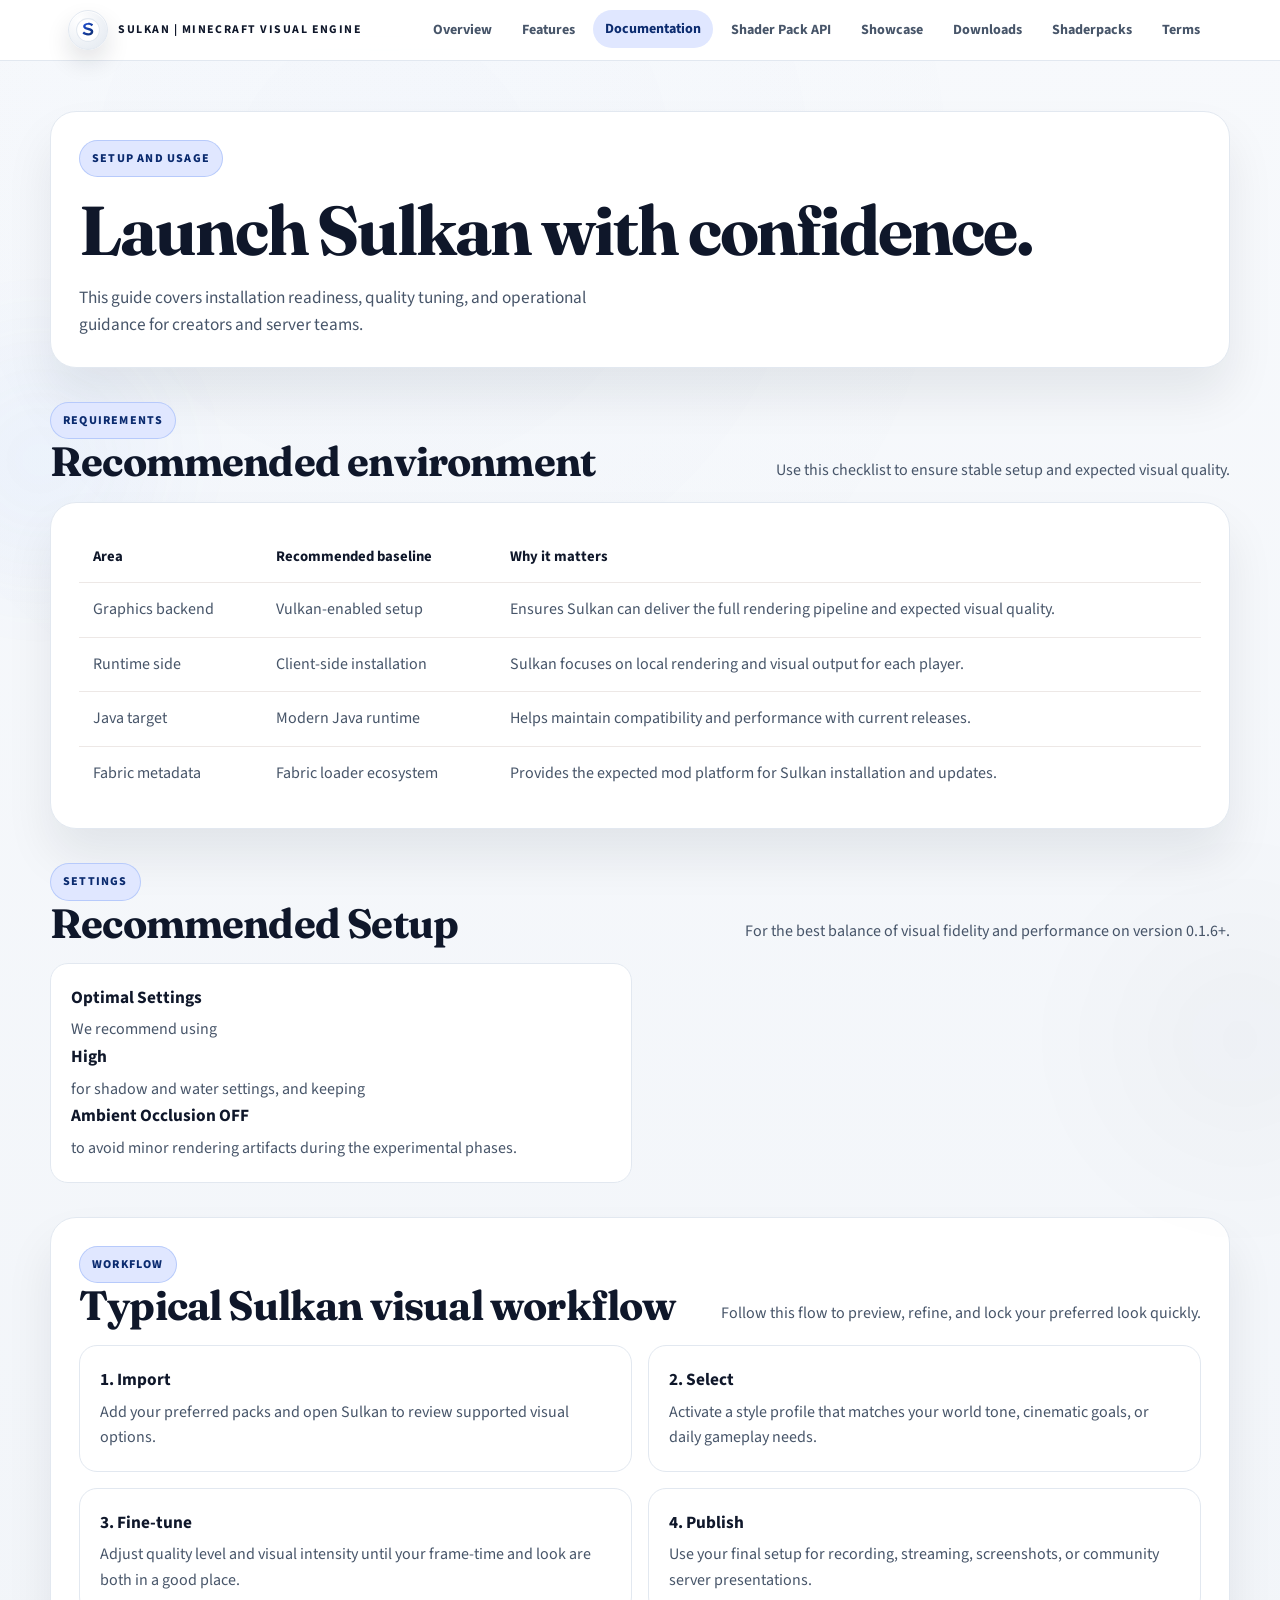
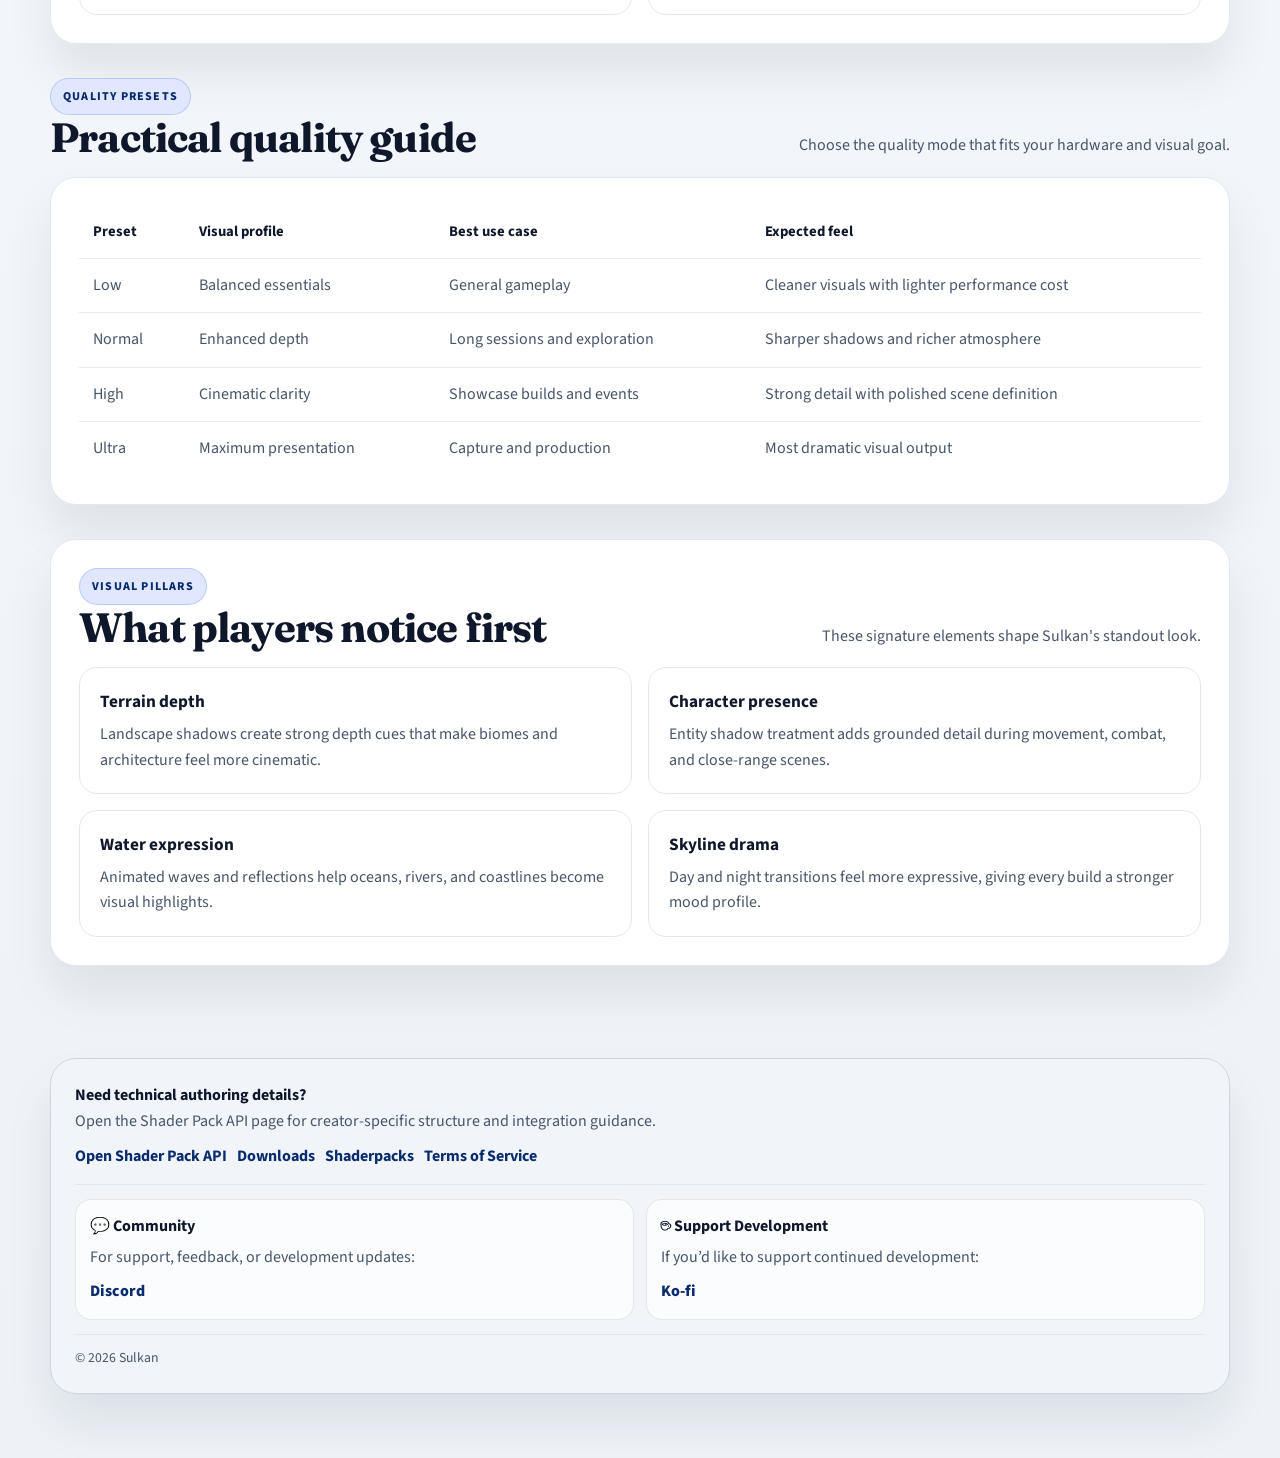
<file: documentation.html>
<!doctype html>
<html lang="en">
<head>
  <meta charset="utf-8">
  <meta name="viewport" content="width=device-width, initial-scale=1">
  <title>Sulkan | Documentation and Setup Guide</title>
  <meta name="description" content="Official Sulkan documentation covering setup, requirements, visual quality profiles, workflow tips, and creator guidance.">
  <link rel="stylesheet" href="css/site.css">
</head>
<body data-page="docs">
  <div class="shell">
    <header class="topbar">
      <div class="topbar-inner">
        <a class="brand" href="index.html">
          <span class="brand-mark"><img src="logo.svg" alt="Sulkan icon"></span>
          <span>Sulkan | Minecraft Visual Engine</span>
        </a>
        <button class="hamburger" id="hamburger" aria-label="Open navigation" aria-expanded="false">
          <span></span><span></span><span></span>
        </button>
        <nav class="nav">
          <a data-nav="home" href="index.html">Overview</a>
          <a data-nav="features" href="features.html">Features</a>
          <a data-nav="docs" href="documentation.html">Documentation</a>
          <a data-nav="api" href="shaderpack-api.html">Shader Pack API</a>
          <a data-nav="showcase" href="showcase.html">Showcase</a>
          <a data-nav="downloads" href="versions.html">Downloads</a>
          <a data-nav="shaderpacks" href="spdownloads.html">Shaderpacks</a>
          <a data-nav="terms" href="terms.html">Terms</a>
        </nav>
      </div>
    </header>

    <main class="page">
      <section class="panel reveal">
        <span class="eyebrow">Setup and Usage</span>
        <h1>Launch Sulkan with confidence.</h1>
        <p class="lead">
          This guide covers installation readiness, quality tuning, and operational guidance for creators and server teams.
        </p>
      </section>

      <section class="section reveal">
        <div class="section-head">
          <div>
            <span class="kicker">Requirements</span>
            <h2>Recommended environment</h2>
          </div>
          <p>Use this checklist to ensure stable setup and expected visual quality.</p>
        </div>
        <div class="table-card">
          <table>
            <thead>
              <tr>
                <th>Area</th>
                <th>Recommended baseline</th>
                <th>Why it matters</th>
              </tr>
            </thead>
            <tbody>
              <tr>
                <td>Graphics backend</td>
                <td>Vulkan-enabled setup</td>
                <td>Ensures Sulkan can deliver the full rendering pipeline and expected visual quality.</td>
              </tr>
              <tr>
                <td>Runtime side</td>
                <td>Client-side installation</td>
                <td>Sulkan focuses on local rendering and visual output for each player.</td>
              </tr>
              <tr>
                <td>Java target</td>
                <td>Modern Java runtime</td>
                <td>Helps maintain compatibility and performance with current releases.</td>
              </tr>
              <tr>
                <td>Fabric metadata</td>
                <td>Fabric loader ecosystem</td>
                <td>Provides the expected mod platform for Sulkan installation and updates.</td>
              </tr>
            </tbody>
          </table>
        </div>
      </section>

      <section class="section reveal">
        <div class="section-head">
          <div>
            <span class="kicker">Settings</span>
            <h2>Recommended Setup</h2>
          </div>
          <p>For the best balance of visual fidelity and performance on version 0.1.6+.</p>
        </div>
        <div class="doc-grid">
          <article class="doc-card">
            <strong>Optimal Settings</strong>
            <p>We recommend using <strong>High</strong> for shadow and water settings, and keeping <strong>Ambient Occlusion OFF</strong> to avoid minor rendering artifacts during the experimental phases.</p>
          </article>
        </div>
      </section>

      <section class="section panel reveal">
        <div class="section-head">
          <div>
            <span class="kicker">Workflow</span>
            <h2>Typical Sulkan visual workflow</h2>
          </div>
          <p>Follow this flow to preview, refine, and lock your preferred look quickly.</p>
        </div>
        <div class="doc-grid">
          <article class="doc-card">
            <strong>1. Import</strong>
            <p>Add your preferred packs and open Sulkan to review supported visual options.</p>
          </article>
          <article class="doc-card">
            <strong>2. Select</strong>
            <p>Activate a style profile that matches your world tone, cinematic goals, or daily gameplay needs.</p>
          </article>
          <article class="doc-card">
            <strong>3. Fine-tune</strong>
            <p>Adjust quality level and visual intensity until your frame-time and look are both in a good place.</p>
          </article>
          <article class="doc-card">
            <strong>4. Publish</strong>
            <p>Use your final setup for recording, streaming, screenshots, or community server presentations.</p>
          </article>
        </div>
      </section>

      <section class="section reveal">
        <div class="section-head">
          <div>
            <span class="kicker">Quality presets</span>
            <h2>Practical quality guide</h2>
          </div>
          <p>Choose the quality mode that fits your hardware and visual goal.</p>
        </div>
        <div class="table-card">
          <table>
            <thead>
              <tr>
                <th>Preset</th>
                <th>Visual profile</th>
                <th>Best use case</th>
                <th>Expected feel</th>
              </tr>
            </thead>
            <tbody>
              <tr>
                <td>Low</td>
                <td>Balanced essentials</td>
                <td>General gameplay</td>
                <td>Cleaner visuals with lighter performance cost</td>
              </tr>
              <tr>
                <td>Normal</td>
                <td>Enhanced depth</td>
                <td>Long sessions and exploration</td>
                <td>Sharper shadows and richer atmosphere</td>
              </tr>
              <tr>
                <td>High</td>
                <td>Cinematic clarity</td>
                <td>Showcase builds and events</td>
                <td>Strong detail with polished scene definition</td>
              </tr>
              <tr>
                <td>Ultra</td>
                <td>Maximum presentation</td>
                <td>Capture and production</td>
                <td>Most dramatic visual output</td>
              </tr>
            </tbody>
          </table>
        </div>
      </section>

      <section class="section panel reveal">
        <div class="section-head">
          <div>
            <span class="kicker">Visual pillars</span>
            <h2>What players notice first</h2>
          </div>
          <p>These signature elements shape Sulkan's standout look.</p>
        </div>
        <div class="api-grid">
          <article class="api-card">
            <strong>Terrain depth</strong>
            <p>Landscape shadows create strong depth cues that make biomes and architecture feel more cinematic.</p>
          </article>
          <article class="api-card">
            <strong>Character presence</strong>
            <p>Entity shadow treatment adds grounded detail during movement, combat, and close-range scenes.</p>
          </article>
          <article class="api-card">
            <strong>Water expression</strong>
            <p>Animated waves and reflections help oceans, rivers, and coastlines become visual highlights.</p>
          </article>
          <article class="api-card">
            <strong>Skyline drama</strong>
            <p>Day and night transitions feel more expressive, giving every build a stronger mood profile.</p>
          </article>
        </div>
      </section>
    </main>

    <footer class="footer">
      <div class="footer-card">
        <strong>Need technical authoring details?</strong>
        <p>Open the Shader Pack API page for creator-specific structure and integration guidance.</p>
        <div class="footer-links">
          <a href="shaderpack-api.html">Open Shader Pack API</a>
          <a href="versions.html">Downloads</a>
          <a href="spdownloads.html">Shaderpacks</a>
          <a href="terms.html">Terms of Service</a>
        </div>
        <div class="footer-extras">
          <div class="footer-extra">
            <strong>💬 Community</strong>
            <p class="muted">For support, feedback, or development updates:</p>
            <div class="footer-links" style="margin-top: 8px;">
              <a href="https://discord.gg/9wXEBAmDNS" target="_blank" rel="noopener noreferrer">Discord</a>
            </div>
          </div>
          <div class="footer-extra">
            <strong>☕ Support Development</strong>
            <p class="muted">If you’d like to support continued development:</p>
            <div class="footer-links" style="margin-top: 8px;">
              <a href="https://ko-fi.com/mravatin" target="_blank" rel="noopener noreferrer">Ko-fi</a>
            </div>
          </div>
        </div>
        <div class="copyright">© 2026 Sulkan</div>
      </div>
    </footer>
  </div>
  <script src="js/site.js"></script>
</body>
</html>
</file>
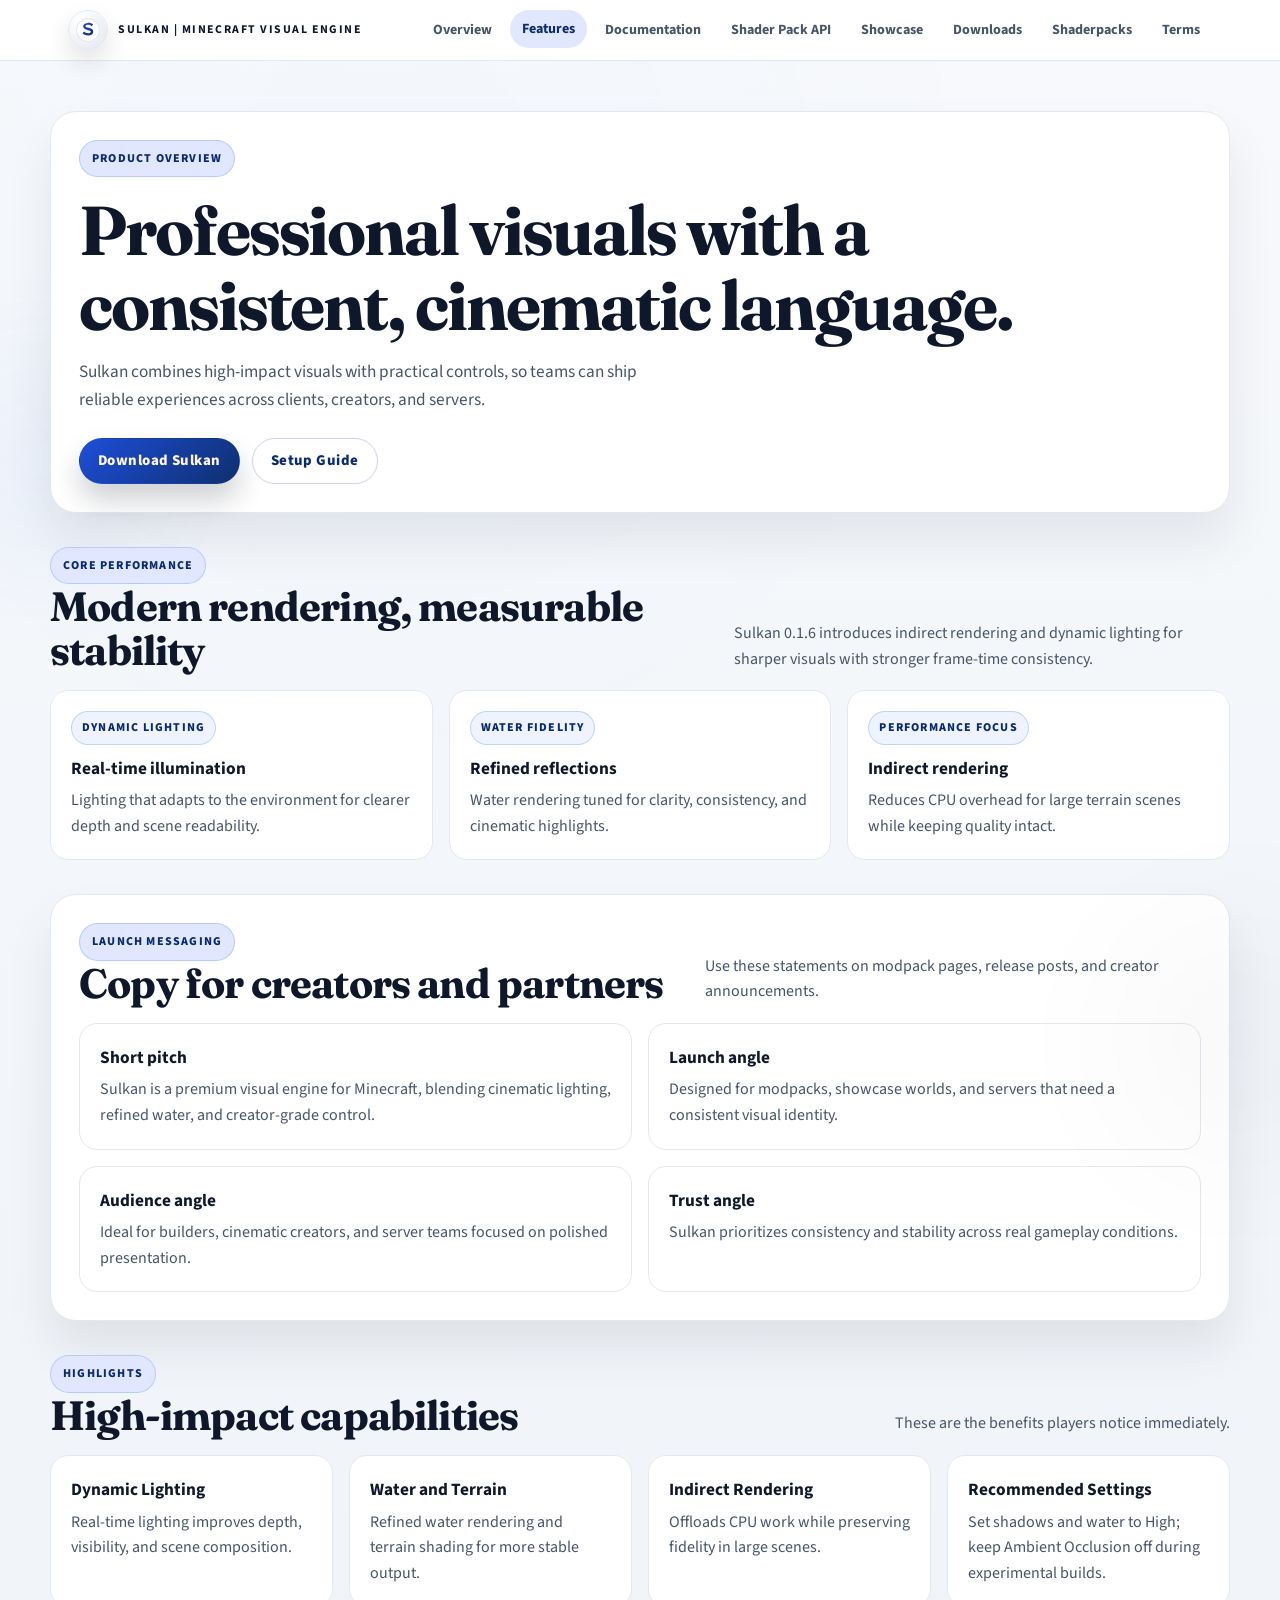
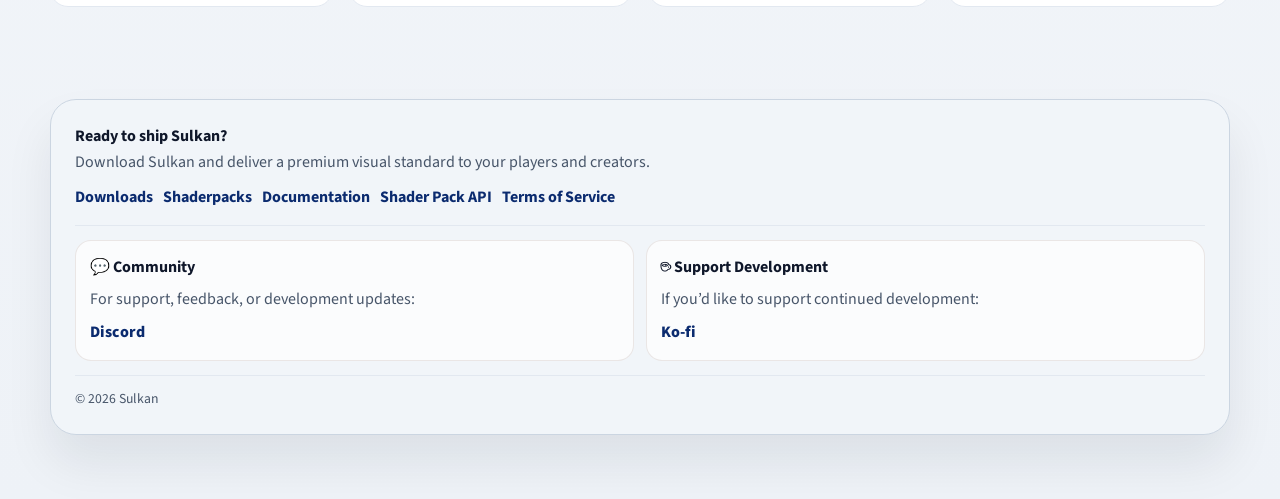
<file: features.html>
<!doctype html>
<html lang="en">
<head>
  <meta charset="utf-8">
  <meta name="viewport" content="width=device-width, initial-scale=1">
  <title>Sulkan | Features and Benefits</title>
  <meta name="description" content="Explore Sulkan's standout features: cinematic shadows, advanced water, flexible quality profiles, and creator-ready visual workflows for Minecraft.">
  <link rel="stylesheet" href="css/site.css">
</head>
<body data-page="features">
  <div class="shell">
    <header class="topbar">
      <div class="topbar-inner">
        <a class="brand" href="index.html">
          <span class="brand-mark"><img src="logo.svg" alt="Sulkan icon"></span>
          <span>Sulkan | Minecraft Visual Engine</span>
        </a>
        <button class="hamburger" id="hamburger" aria-label="Open navigation" aria-expanded="false">
          <span></span><span></span><span></span>
        </button>
        <nav class="nav">
          <a data-nav="home" href="index.html">Overview</a>
          <a data-nav="features" href="features.html">Features</a>
          <a data-nav="docs" href="documentation.html">Documentation</a>
          <a data-nav="api" href="shaderpack-api.html">Shader Pack API</a>
          <a data-nav="showcase" href="showcase.html">Showcase</a>
          <a data-nav="downloads" href="versions.html">Downloads</a>
          <a data-nav="shaderpacks" href="spdownloads.html">Shaderpacks</a>
          <a data-nav="terms" href="terms.html">Terms</a>
        </nav>
      </div>
    </header>

    <main class="page">
      <section class="panel reveal">
        <span class="eyebrow">Product Overview</span>
        <h1>Professional visuals with a consistent, cinematic language.</h1>
        <p class="lead">
          Sulkan combines high-impact visuals with practical controls, so teams can ship reliable experiences across clients, creators, and servers.
        </p>
        <div class="hero-actions">
          <a class="btn btn-primary" href="versions.html">Download Sulkan</a>
          <a class="btn btn-secondary" href="documentation.html">Setup Guide</a>
        </div>
      </section>

      <section class="section reveal">
        <div class="section-head">
          <div>
            <span class="kicker">Core Performance</span>
            <h2>Modern rendering, measurable stability</h2>
          </div>
          <p>Sulkan 0.1.6 introduces indirect rendering and dynamic lighting for sharper visuals with stronger frame-time consistency.</p>
        </div>
        <div class="card-grid">
          <article class="feature-card">
            <span class="label">Dynamic Lighting</span>
            <strong>Real-time illumination</strong>
            <p>Lighting that adapts to the environment for clearer depth and scene readability.</p>
          </article>
          <article class="feature-card">
            <span class="label">Water Fidelity</span>
            <strong>Refined reflections</strong>
            <p>Water rendering tuned for clarity, consistency, and cinematic highlights.</p>
          </article>
          <article class="feature-card">
            <span class="label">Performance Focus</span>
            <strong>Indirect rendering</strong>
            <p>Reduces CPU overhead for large terrain scenes while keeping quality intact.</p>
          </article>
        </div>
      </section>

      <section class="section panel reveal">
        <div class="section-head">
          <div>
            <span class="kicker">Launch Messaging</span>
            <h2>Copy for creators and partners</h2>
          </div>
          <p>Use these statements on modpack pages, release posts, and creator announcements.</p>
        </div>
        <div class="doc-grid">
          <article class="doc-card">
            <strong>Short pitch</strong>
            <p>Sulkan is a premium visual engine for Minecraft, blending cinematic lighting, refined water, and creator-grade control.</p>
          </article>
          <article class="doc-card">
            <strong>Launch angle</strong>
            <p>Designed for modpacks, showcase worlds, and servers that need a consistent visual identity.</p>
          </article>
          <article class="doc-card">
            <strong>Audience angle</strong>
            <p>Ideal for builders, cinematic creators, and server teams focused on polished presentation.</p>
          </article>
          <article class="doc-card">
            <strong>Trust angle</strong>
            <p>Sulkan prioritizes consistency and stability across real gameplay conditions.</p>
          </article>
        </div>
      </section>

      <section class="section reveal">
        <div class="section-head">
          <div>
            <span class="kicker">Highlights</span>
            <h2>High-impact capabilities</h2>
          </div>
          <p>These are the benefits players notice immediately.</p>
        </div>
        <div class="spec-grid">
          <article class="spec-card">
            <strong>Dynamic Lighting</strong>
            <p>Real-time lighting improves depth, visibility, and scene composition.</p>
          </article>
          <article class="spec-card">
            <strong>Water and Terrain</strong>
            <p>Refined water rendering and terrain shading for more stable output.</p>
          </article>
          <article class="spec-card">
            <strong>Indirect Rendering</strong>
            <p>Offloads CPU work while preserving fidelity in large scenes.</p>
          </article>
          <article class="spec-card">
            <strong>Recommended Settings</strong>
            <p>Set shadows and water to High; keep Ambient Occlusion off during experimental builds.</p>
          </article>
        </div>
      </section>
    </main>

    <footer class="footer">
      <div class="footer-card">
        <strong>Ready to ship Sulkan?</strong>
        <p>Download Sulkan and deliver a premium visual standard to your players and creators.</p>
        <div class="footer-links">
          <a href="versions.html">Downloads</a>
          <a href="spdownloads.html">Shaderpacks</a>
          <a href="documentation.html">Documentation</a>
          <a href="shaderpack-api.html">Shader Pack API</a>
          <a href="terms.html">Terms of Service</a>
        </div>
        <div class="footer-extras">
          <div class="footer-extra">
            <strong>💬 Community</strong>
            <p class="muted">For support, feedback, or development updates:</p>
            <div class="footer-links" style="margin-top: 8px;">
              <a href="https://discord.gg/9wXEBAmDNS" target="_blank" rel="noopener noreferrer">Discord</a>
            </div>
          </div>
          <div class="footer-extra">
            <strong>☕ Support Development</strong>
            <p class="muted">If you’d like to support continued development:</p>
            <div class="footer-links" style="margin-top: 8px;">
              <a href="https://ko-fi.com/mravatin" target="_blank" rel="noopener noreferrer">Ko-fi</a>
            </div>
          </div>
        </div>
        <div class="copyright">© 2026 Sulkan</div>
      </div>
    </footer>
  </div>
  <script src="js/site.js"></script>
</body>
</html>
</file>
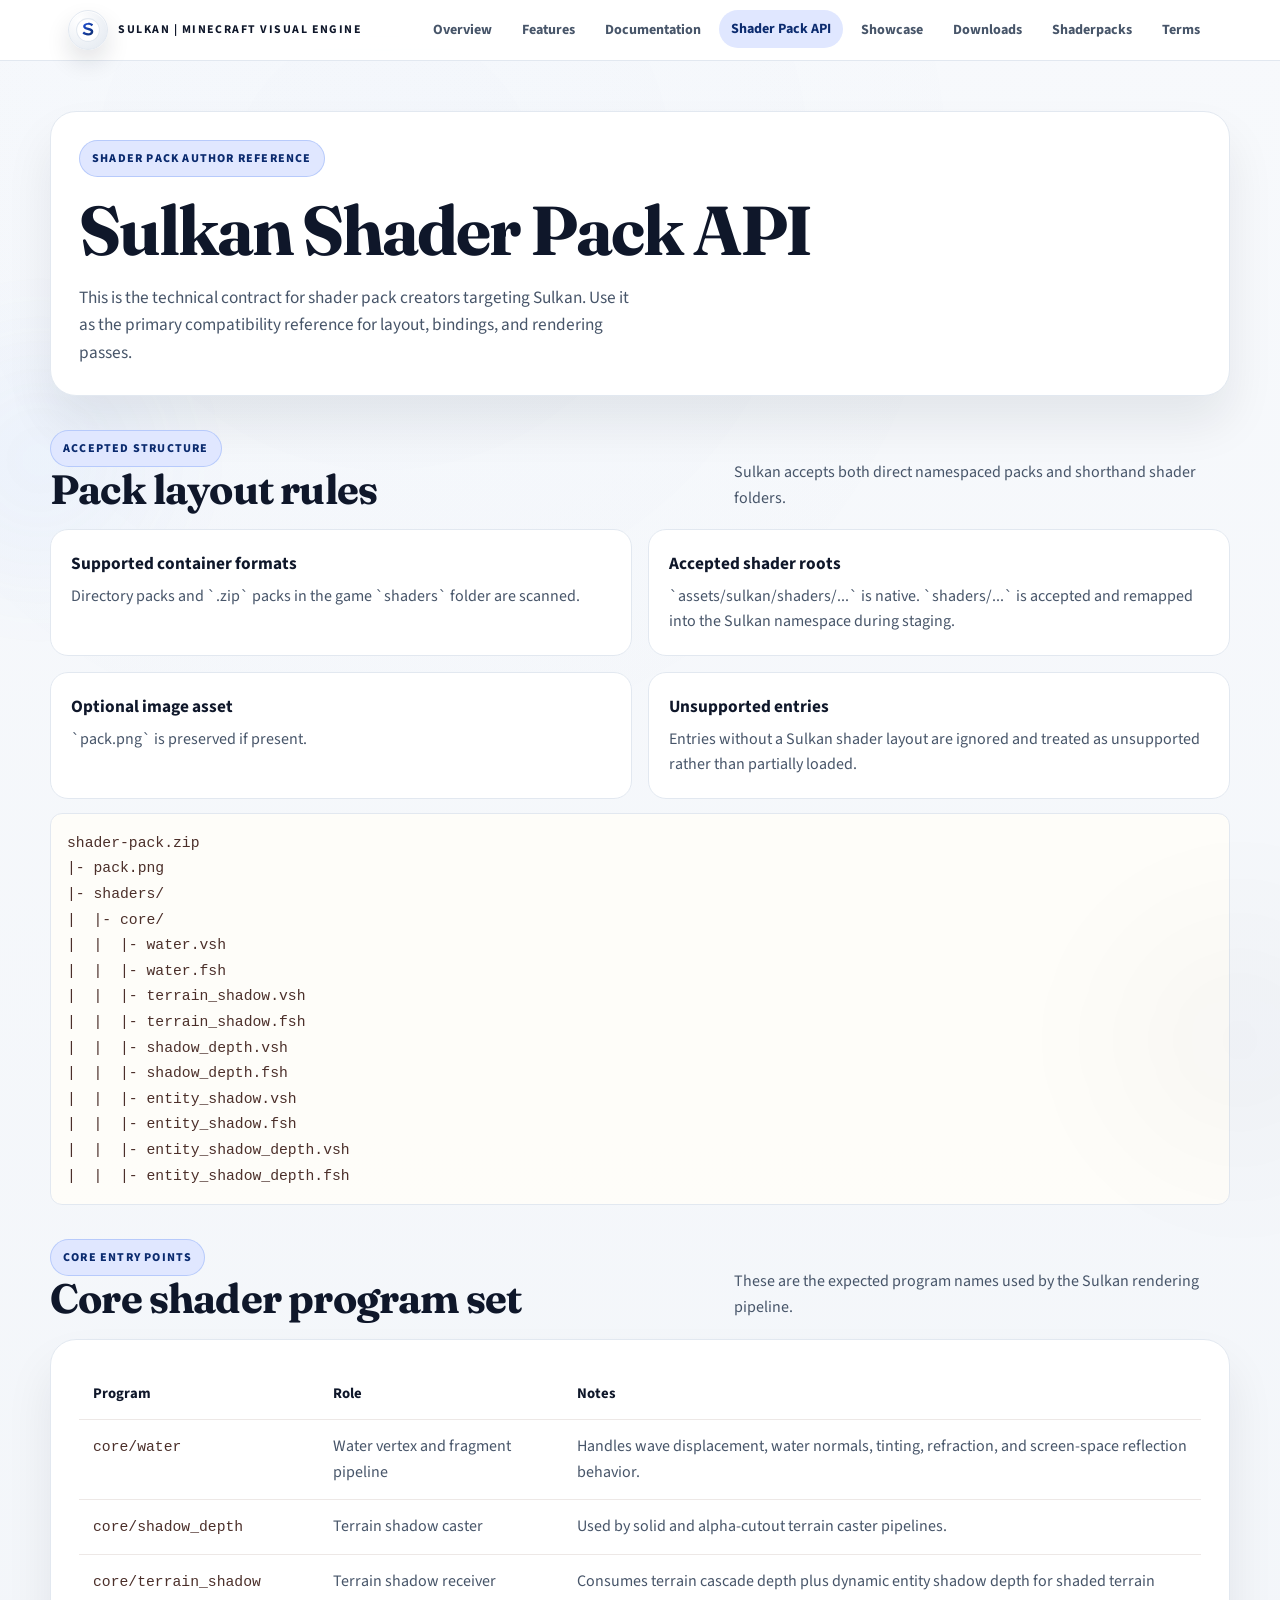
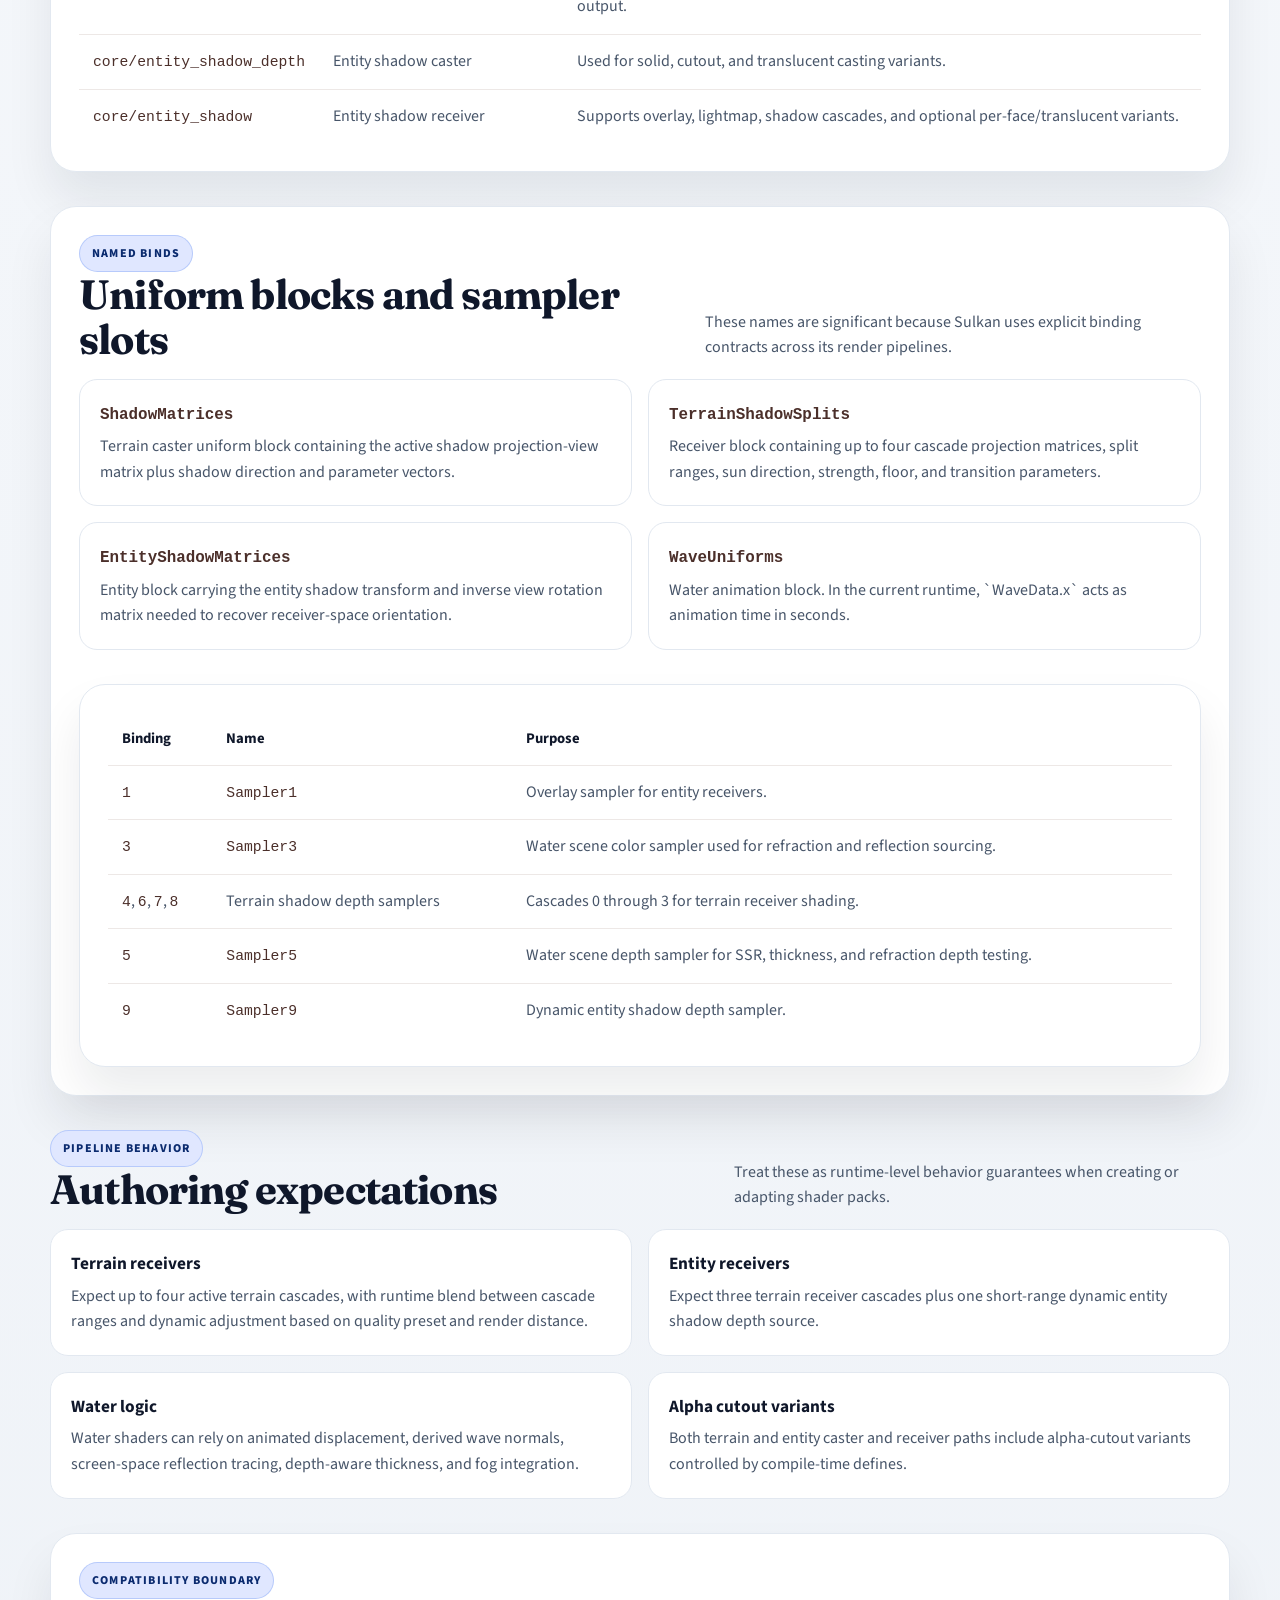
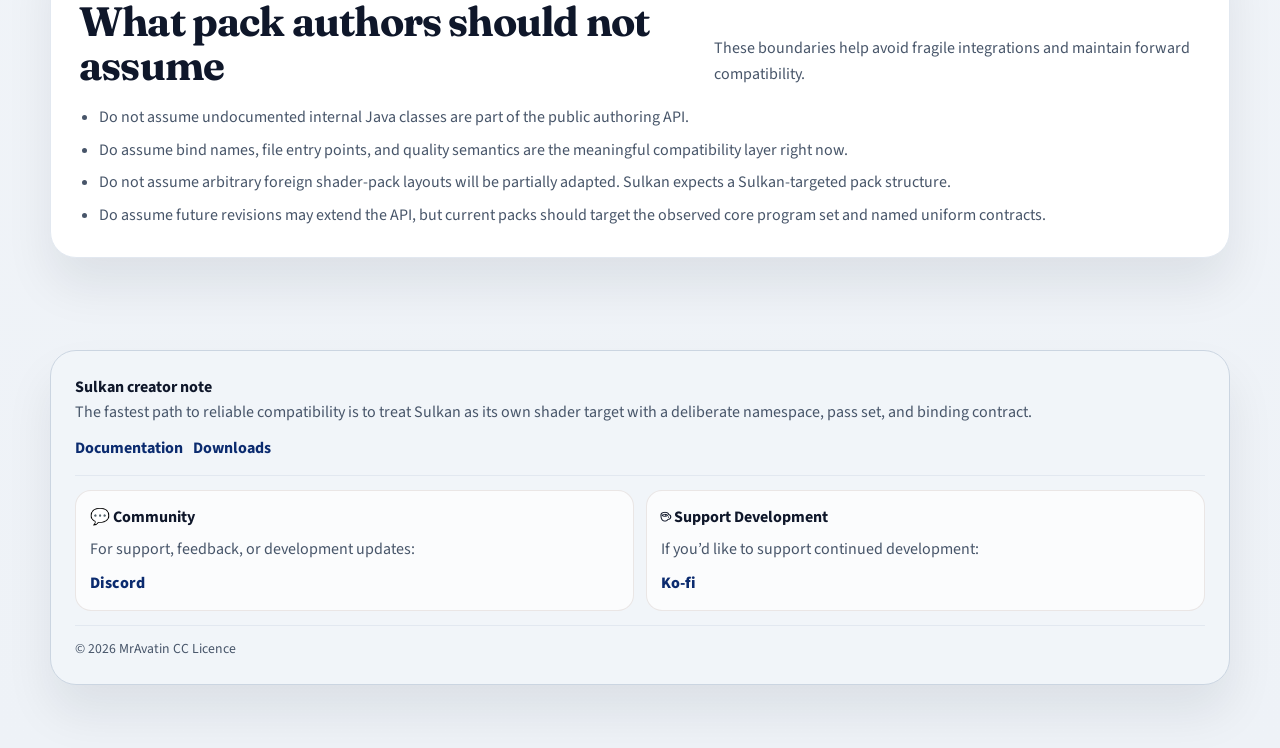
<file: shaderpack-api.html>
<!doctype html>
<html lang="en">
<head>
  <meta charset="utf-8">
  <meta name="viewport" content="width=device-width, initial-scale=1">
  <title>Sulkan | Shader Pack API</title>
  <meta name="description" content="Technical shader pack API for Sulkan, including layout expectations, core programs, uniform names, and pipeline authoring contracts.">
  <link rel="stylesheet" href="css/site.css">
</head>
<body data-page="api">
  <div class="shell">
    <header class="topbar">
      <div class="topbar-inner">
        <a class="brand" href="index.html">
          <span class="brand-mark"><img src="logo.svg" alt="Sulkan icon"></span>
          <span>Sulkan | Minecraft Visual Engine</span>
        </a>
        <button class="hamburger" id="hamburger" aria-label="Open navigation" aria-expanded="false">
          <span></span><span></span><span></span>
        </button>
        <nav class="nav">
          <a data-nav="home" href="index.html">Overview</a>
          <a data-nav="features" href="features.html">Features</a>
          <a data-nav="docs" href="documentation.html">Documentation</a>
          <a data-nav="api" href="shaderpack-api.html">Shader Pack API</a>
          <a data-nav="showcase" href="showcase.html">Showcase</a>
          <a data-nav="downloads" href="versions.html">Downloads</a>
          <a data-nav="shaderpacks" href="spdownloads.html">Shaderpacks</a>
          <a data-nav="terms" href="terms.html">Terms</a>
        </nav>
      </div>
    </header>

    <main class="page">
      <section class="panel reveal">
        <span class="eyebrow">Shader pack author reference</span>
        <h1>Sulkan Shader Pack API</h1>
        <p class="lead">
          This is the technical contract for shader pack creators targeting Sulkan. Use it as the primary compatibility reference for layout, bindings, and rendering passes.
        </p>
      </section>

      <section class="section reveal">
        <div class="section-head">
          <div>
            <span class="kicker">Accepted structure</span>
            <h2>Pack layout rules</h2>
          </div>
          <p>Sulkan accepts both direct namespaced packs and shorthand shader folders.</p>
        </div>
        <div class="mini-grid">
          <article class="mini-card">
            <strong>Supported container formats</strong>
            <p>Directory packs and `.zip` packs in the game `shaders` folder are scanned.</p>
          </article>
          <article class="mini-card">
            <strong>Accepted shader roots</strong>
            <p>`assets/sulkan/shaders/...` is native. `shaders/...` is accepted and remapped into the Sulkan namespace during staging.</p>
          </article>
          <article class="mini-card">
            <strong>Optional image asset</strong>
            <p>`pack.png` is preserved if present.</p>
          </article>
          <article class="mini-card">
            <strong>Unsupported entries</strong>
            <p>Entries without a Sulkan shader layout are ignored and treated as unsupported rather than partially loaded.</p>
          </article>
        </div>
        <div class="code-block">
          <code>shader-pack.zip
|- pack.png
|- shaders/
|  |- core/
|  |  |- water.vsh
|  |  |- water.fsh
|  |  |- terrain_shadow.vsh
|  |  |- terrain_shadow.fsh
|  |  |- shadow_depth.vsh
|  |  |- shadow_depth.fsh
|  |  |- entity_shadow.vsh
|  |  |- entity_shadow.fsh
|  |  |- entity_shadow_depth.vsh
|  |  |- entity_shadow_depth.fsh</code>
        </div>
      </section>

      <section class="section reveal">
        <div class="section-head">
          <div>
            <span class="kicker">Core entry points</span>
            <h2>Core shader program set</h2>
          </div>
          <p>These are the expected program names used by the Sulkan rendering pipeline.</p>
        </div>
        <div class="table-card">
          <table>
            <thead>
              <tr>
                <th>Program</th>
                <th>Role</th>
                <th>Notes</th>
              </tr>
            </thead>
            <tbody>
              <tr>
                <td><code>core/water</code></td>
                <td>Water vertex and fragment pipeline</td>
                <td>Handles wave displacement, water normals, tinting, refraction, and screen-space reflection behavior.</td>
              </tr>
              <tr>
                <td><code>core/shadow_depth</code></td>
                <td>Terrain shadow caster</td>
                <td>Used by solid and alpha-cutout terrain caster pipelines.</td>
              </tr>
              <tr>
                <td><code>core/terrain_shadow</code></td>
                <td>Terrain shadow receiver</td>
                <td>Consumes terrain cascade depth plus dynamic entity shadow depth for shaded terrain output.</td>
              </tr>
              <tr>
                <td><code>core/entity_shadow_depth</code></td>
                <td>Entity shadow caster</td>
                <td>Used for solid, cutout, and translucent casting variants.</td>
              </tr>
              <tr>
                <td><code>core/entity_shadow</code></td>
                <td>Entity shadow receiver</td>
                <td>Supports overlay, lightmap, shadow cascades, and optional per-face/translucent variants.</td>
              </tr>
            </tbody>
          </table>
        </div>
      </section>

      <section class="section panel reveal">
        <div class="section-head">
          <div>
            <span class="kicker">Named binds</span>
            <h2>Uniform blocks and sampler slots</h2>
          </div>
          <p>These names are significant because Sulkan uses explicit binding contracts across its render pipelines.</p>
        </div>
        <div class="api-grid">
          <article class="api-card">
            <strong><code>ShadowMatrices</code></strong>
            <p>Terrain caster uniform block containing the active shadow projection-view matrix plus shadow direction and parameter vectors.</p>
          </article>
          <article class="api-card">
            <strong><code>TerrainShadowSplits</code></strong>
            <p>Receiver block containing up to four cascade projection matrices, split ranges, sun direction, strength, floor, and transition parameters.</p>
          </article>
          <article class="api-card">
            <strong><code>EntityShadowMatrices</code></strong>
            <p>Entity block carrying the entity shadow transform and inverse view rotation matrix needed to recover receiver-space orientation.</p>
          </article>
          <article class="api-card">
            <strong><code>WaveUniforms</code></strong>
            <p>Water animation block. In the current runtime, `WaveData.x` acts as animation time in seconds.</p>
          </article>
        </div>
        <div class="table-card section">
          <table>
            <thead>
              <tr>
                <th>Binding</th>
                <th>Name</th>
                <th>Purpose</th>
              </tr>
            </thead>
            <tbody>
              <tr>
                <td><code>1</code></td>
                <td><code>Sampler1</code></td>
                <td>Overlay sampler for entity receivers.</td>
              </tr>
              <tr>
                <td><code>3</code></td>
                <td><code>Sampler3</code></td>
                <td>Water scene color sampler used for refraction and reflection sourcing.</td>
              </tr>
              <tr>
                <td><code>4</code>, <code>6</code>, <code>7</code>, <code>8</code></td>
                <td>Terrain shadow depth samplers</td>
                <td>Cascades 0 through 3 for terrain receiver shading.</td>
              </tr>
              <tr>
                <td><code>5</code></td>
                <td><code>Sampler5</code></td>
                <td>Water scene depth sampler for SSR, thickness, and refraction depth testing.</td>
              </tr>
              <tr>
                <td><code>9</code></td>
                <td><code>Sampler9</code></td>
                <td>Dynamic entity shadow depth sampler.</td>
              </tr>
            </tbody>
          </table>
        </div>
      </section>

      <section class="section reveal">
        <div class="section-head">
          <div>
            <span class="kicker">Pipeline behavior</span>
            <h2>Authoring expectations</h2>
          </div>
          <p>Treat these as runtime-level behavior guarantees when creating or adapting shader packs.</p>
        </div>
        <div class="doc-grid">
          <article class="doc-card">
            <strong>Terrain receivers</strong>
            <p>Expect up to four active terrain cascades, with runtime blend between cascade ranges and dynamic adjustment based on quality preset and render distance.</p>
          </article>
          <article class="doc-card">
            <strong>Entity receivers</strong>
            <p>Expect three terrain receiver cascades plus one short-range dynamic entity shadow depth source.</p>
          </article>
          <article class="doc-card">
            <strong>Water logic</strong>
            <p>Water shaders can rely on animated displacement, derived wave normals, screen-space reflection tracing, depth-aware thickness, and fog integration.</p>
          </article>
          <article class="doc-card">
            <strong>Alpha cutout variants</strong>
            <p>Both terrain and entity caster and receiver paths include alpha-cutout variants controlled by compile-time defines.</p>
          </article>
        </div>
      </section>

      <section class="section panel reveal">
        <div class="section-head">
          <div>
            <span class="kicker">Compatibility boundary</span>
            <h2>What pack authors should not assume</h2>
          </div>
          <p>These boundaries help avoid fragile integrations and maintain forward compatibility.</p>
        </div>
        <ul class="list">
          <li>Do not assume undocumented internal Java classes are part of the public authoring API.</li>
          <li>Do assume bind names, file entry points, and quality semantics are the meaningful compatibility layer right now.</li>
          <li>Do not assume arbitrary foreign shader-pack layouts will be partially adapted. Sulkan expects a Sulkan-targeted pack structure.</li>
          <li>Do assume future revisions may extend the API, but current packs should target the observed core program set and named uniform contracts.</li>
        </ul>
      </section>
    </main>

    <footer class="footer">
      <div class="footer-card">
        <strong>Sulkan creator note</strong>
        <p>The fastest path to reliable compatibility is to treat Sulkan as its own shader target with a deliberate namespace, pass set, and binding contract.</p>
        <div class="footer-links">
          <a href="documentation.html">Documentation</a>
          <a href="versions.html">Downloads</a>
        </div>
        <div class="footer-extras">
          <div class="footer-extra">
            <strong>💬 Community</strong>
            <p class="muted">For support, feedback, or development updates:</p>
            <div class="footer-links" style="margin-top: 8px;">
              <a href="https://discord.gg/9wXEBAmDNS" target="_blank" rel="noopener noreferrer">Discord</a>
            </div>
          </div>
          <div class="footer-extra">
            <strong>☕ Support Development</strong>
            <p class="muted">If you’d like to support continued development:</p>
            <div class="footer-links" style="margin-top: 8px;">
              <a href="https://ko-fi.com/mravatin" target="_blank" rel="noopener noreferrer">Ko-fi</a>
            </div>
          </div>
        </div>
        <div class="copyright">© 2026 MrAvatin CC Licence</div>
      </div>
    </footer>
  </div>
  <script src="js/site.js"></script>
</body>
</html>
</file>
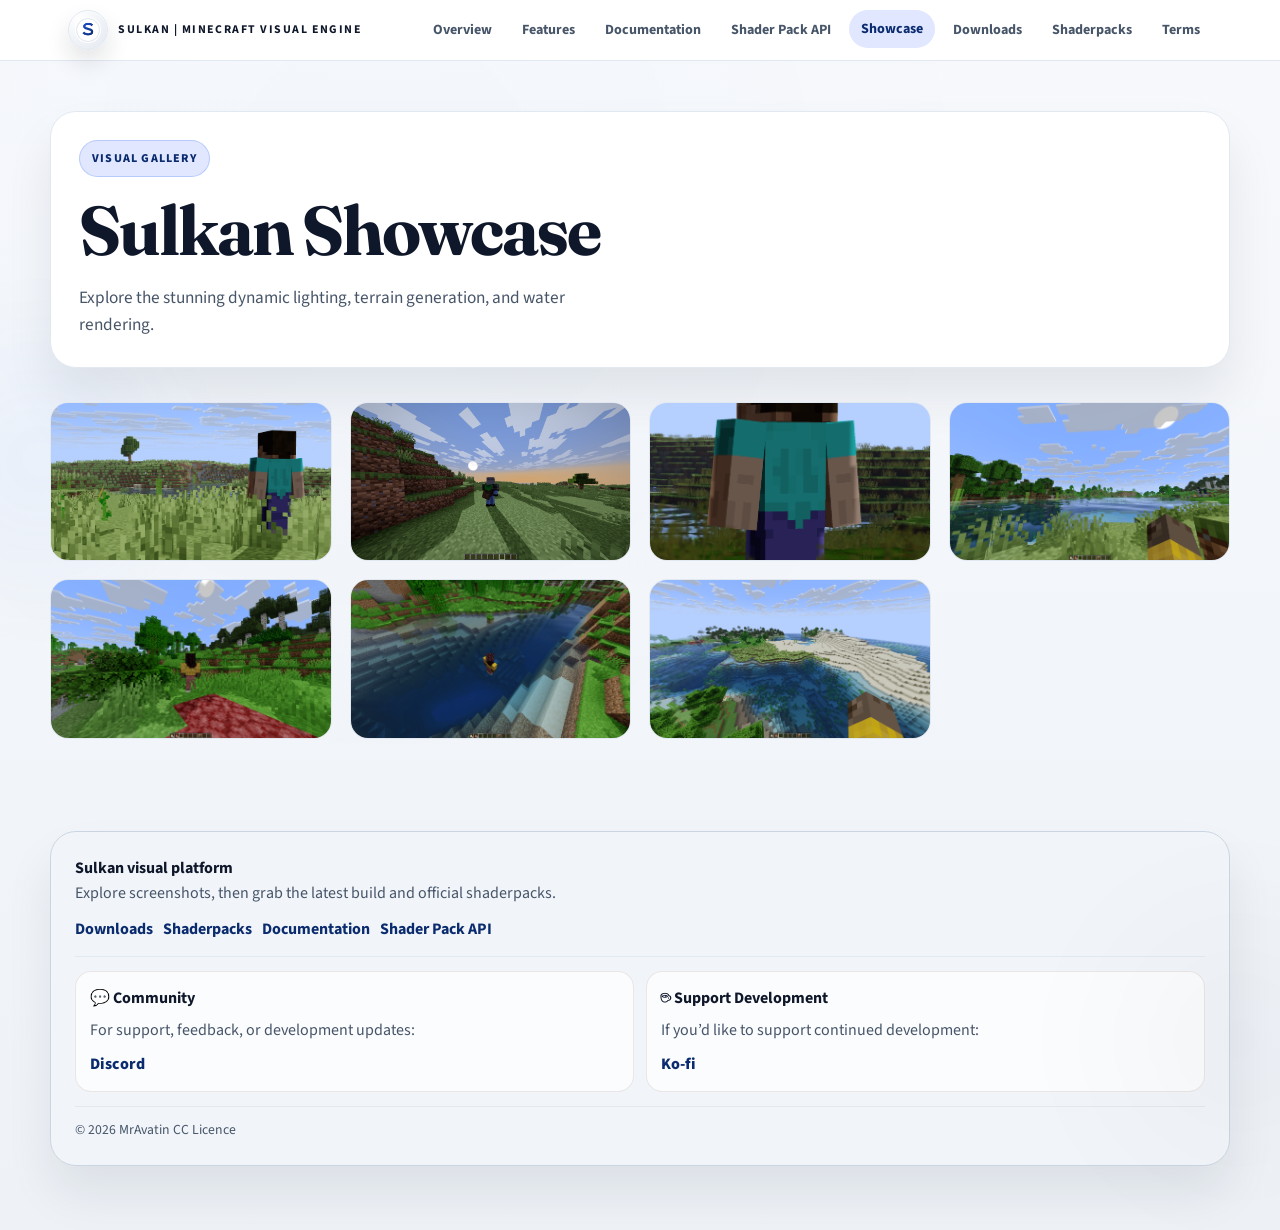
<file: showcase.html>
<!DOCTYPE html>
<html lang="en">
<head>
  <meta charset="UTF-8">
  <meta name="viewport" content="width=device-width, initial-scale=1.0">
  <title>Sulkan - Showcase</title>
  <meta name="description" content="Explore the stunning dynamic lighting, terrain generation, and water rendering of Sulkan.">
  <link rel="stylesheet" href="css/site.css">
</head>
<body data-page="showcase">
  <div class="shell">
    <header class="topbar">
      <div class="topbar-inner">
        <a class="brand" href="index.html">
          <span class="brand-mark"><img src="logo.webp" alt="Sulkan icon"></span>
          <span>Sulkan | Minecraft Visual Engine</span>
        </a>
        <button class="hamburger" id="hamburger" aria-label="Open navigation" aria-expanded="false">
          <span></span><span></span><span></span>
        </button>
        <nav class="nav">
          <a data-nav="home" href="index.html">Overview</a>
          <a data-nav="features" href="features.html">Features</a>
          <a data-nav="docs" href="documentation.html">Documentation</a>
          <a data-nav="api" href="shaderpack-api.html">Shader Pack API</a>
          <a data-nav="showcase" href="showcase.html">Showcase</a>
          <a data-nav="downloads" href="versions.html">Downloads</a>
          <a data-nav="shaderpacks" href="spdownloads.html">Shaderpacks</a>
          <a data-nav="terms" href="terms.html">Terms</a>
        </nav>
      </div>
    </header>

    <main class="page">
      <section class="panel reveal">
        <span class="eyebrow">Visual Gallery</span>
        <h1>Sulkan Showcase</h1>
        <p class="lead">
          Explore the stunning dynamic lighting, terrain generation, and water rendering.
        </p>
      </section>

      <section class="section reveal">
        <div class="card-grid showcase-grid">
          <article class="feature-card showcase-card">
            <a class="showcase-link" href="images/IMG1.png" target="_blank" rel="noopener noreferrer">
              <img class="showcase-img" src="images/IMG1.png" alt="Sulkan Showcase 1" loading="lazy">
            </a>
          </article>
          <article class="feature-card showcase-card">
            <a class="showcase-link" href="images/IMG2.png" target="_blank" rel="noopener noreferrer">
              <img class="showcase-img" src="images/IMG2.png" alt="Sulkan Showcase 2" loading="lazy">
            </a>
          </article>
          <article class="feature-card showcase-card">
            <a class="showcase-link" href="images/IMG3.png" target="_blank" rel="noopener noreferrer">
              <img class="showcase-img" src="images/IMG3.png" alt="Sulkan Showcase 3" loading="lazy">
            </a>
          </article>
          <article class="feature-card showcase-card">
            <a class="showcase-link" href="images/IMG4.webp" target="_blank" rel="noopener noreferrer">
              <img class="showcase-img" src="images/IMG4.webp" alt="Sulkan Showcase 4" loading="lazy">
            </a>
          </article>
          <article class="feature-card showcase-card">
            <a class="showcase-link" href="images/IMG5.webp" target="_blank" rel="noopener noreferrer">
              <img class="showcase-img" src="images/IMG5.webp" alt="Sulkan Showcase 5" loading="lazy">
            </a>
          </article>
          <article class="feature-card showcase-card">
            <a class="showcase-link" href="images/IMG6.webp" target="_blank" rel="noopener noreferrer">
              <img class="showcase-img" src="images/IMG6.webp" alt="Sulkan Showcase 6" loading="lazy">
            </a>
          </article>
          <article class="feature-card showcase-card">
            <a class="showcase-link" href="images/IMG7.webp" target="_blank" rel="noopener noreferrer">
              <img class="showcase-img" src="images/IMG7.webp" alt="Sulkan Showcase 7" loading="lazy">
            </a>
          </article>
        </div>
      </section>
    </main>

    <footer class="footer">
      <div class="footer-card">
        <strong>Sulkan visual platform</strong>
        <p>Explore screenshots, then grab the latest build and official shaderpacks.</p>
        <div class="footer-links">
          <a href="versions.html">Downloads</a>
          <a href="spdownloads.html">Shaderpacks</a>
          <a href="documentation.html">Documentation</a>
          <a href="shaderpack-api.html">Shader Pack API</a>
        </div>
        <div class="footer-extras">
          <div class="footer-extra">
            <strong>💬 Community</strong>
            <p class="muted">For support, feedback, or development updates:</p>
            <div class="footer-links" style="margin-top: 8px;">
              <a href="https://discord.gg/9wXEBAmDNS" target="_blank" rel="noopener noreferrer">Discord</a>
            </div>
          </div>
          <div class="footer-extra">
            <strong>☕ Support Development</strong>
            <p class="muted">If you’d like to support continued development:</p>
            <div class="footer-links" style="margin-top: 8px;">
              <a href="https://ko-fi.com/mravatin" target="_blank" rel="noopener noreferrer">Ko-fi</a>
            </div>
          </div>
        </div>
        <div class="copyright">© 2026 MrAvatin CC Licence</div>
      </div>
    </footer>
  </div>
  <script src="js/site.js"></script>
</body>
</html>
</file>
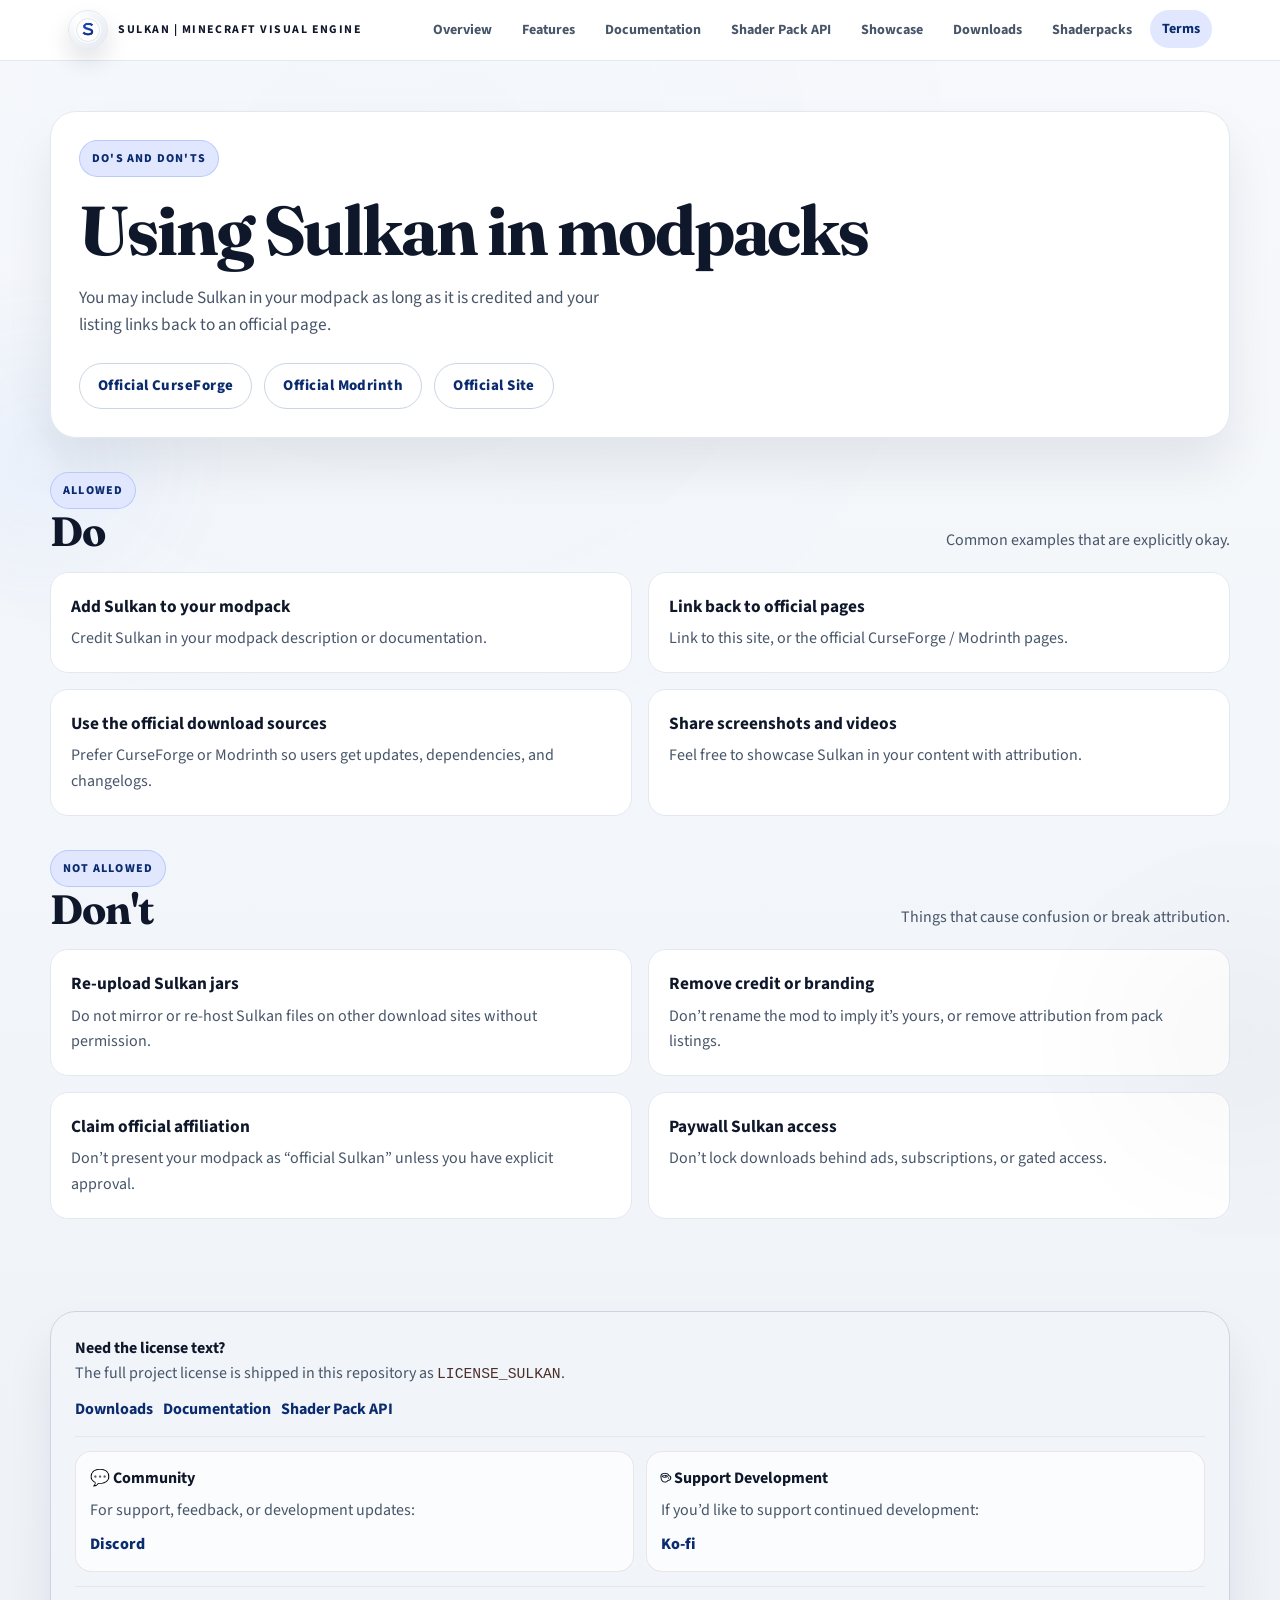
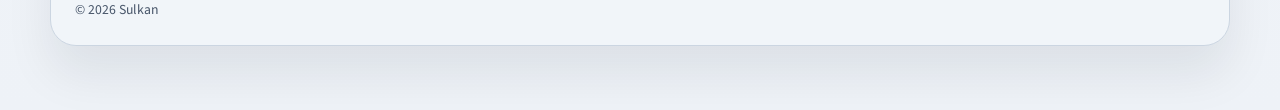
<file: terms.html>
<!doctype html>
<html lang="en">
<head>
  <meta charset="utf-8">
  <meta name="viewport" content="width=device-width, initial-scale=1">
  <title>Sulkan | Do's and Don'ts</title>
  <meta name="description" content="Simple usage rules for Sulkan and official shaderpacks: what you can do, and what you should not do.">
  <link rel="stylesheet" href="css/site.css">
</head>
<body data-page="terms">
  <div class="shell">
    <header class="topbar">
      <div class="topbar-inner">
        <a class="brand" href="index.html">
          <span class="brand-mark"><img src="logo.webp" alt="Sulkan icon"></span>
          <span>Sulkan | Minecraft Visual Engine</span>
        </a>
        <button class="hamburger" id="hamburger" aria-label="Open navigation" aria-expanded="false">
          <span></span><span></span><span></span>
        </button>
        <nav class="nav">
          <a data-nav="home" href="index.html">Overview</a>
          <a data-nav="features" href="features.html">Features</a>
          <a data-nav="docs" href="documentation.html">Documentation</a>
          <a data-nav="api" href="shaderpack-api.html">Shader Pack API</a>
          <a data-nav="showcase" href="showcase.html">Showcase</a>
          <a data-nav="downloads" href="versions.html">Downloads</a>
          <a data-nav="shaderpacks" href="spdownloads.html">Shaderpacks</a>
          <a data-nav="terms" href="terms.html">Terms</a>
        </nav>
      </div>
    </header>

    <main class="page">
      <section class="panel reveal">
        <span class="eyebrow">Do's and Don'ts</span>
        <h1>Using Sulkan in modpacks</h1>
        <p class="lead">
          You may include Sulkan in your modpack as long as it is credited and your listing links back to an official page.
        </p>
        <div class="button-row">
          <a class="btn btn-secondary" href="https://www.curseforge.com/minecraft/mc-mods/sulkan" target="_blank" rel="noopener noreferrer">Official CurseForge</a>
          <a class="btn btn-secondary" href="https://modrinth.com/mod/sulkan" target="_blank" rel="noopener noreferrer">Official Modrinth</a>
          <a class="btn btn-secondary" href="index.html">Official Site</a>
        </div>
      </section>

      <section class="section reveal">
        <div class="section-head">
          <div>
            <span class="kicker">Allowed</span>
            <h2>Do</h2>
          </div>
          <p>Common examples that are explicitly okay.</p>
        </div>
        <div class="mini-grid">
          <article class="mini-card">
            <strong>Add Sulkan to your modpack</strong>
            <p>Credit Sulkan in your modpack description or documentation.</p>
          </article>
          <article class="mini-card">
            <strong>Link back to official pages</strong>
            <p>Link to this site, or the official CurseForge / Modrinth pages.</p>
          </article>
          <article class="mini-card">
            <strong>Use the official download sources</strong>
            <p>Prefer CurseForge or Modrinth so users get updates, dependencies, and changelogs.</p>
          </article>
          <article class="mini-card">
            <strong>Share screenshots and videos</strong>
            <p>Feel free to showcase Sulkan in your content with attribution.</p>
          </article>
        </div>
      </section>

      <section class="section reveal">
        <div class="section-head">
          <div>
            <span class="kicker">Not Allowed</span>
            <h2>Don't</h2>
          </div>
          <p>Things that cause confusion or break attribution.</p>
        </div>
        <div class="mini-grid">
          <article class="mini-card">
            <strong>Re-upload Sulkan jars</strong>
            <p>Do not mirror or re-host Sulkan files on other download sites without permission.</p>
          </article>
          <article class="mini-card">
            <strong>Remove credit or branding</strong>
            <p>Don’t rename the mod to imply it’s yours, or remove attribution from pack listings.</p>
          </article>
          <article class="mini-card">
            <strong>Claim official affiliation</strong>
            <p>Don’t present your modpack as “official Sulkan” unless you have explicit approval.</p>
          </article>
          <article class="mini-card">
            <strong>Paywall Sulkan access</strong>
            <p>Don’t lock downloads behind ads, subscriptions, or gated access.</p>
          </article>
        </div>
      </section>
    </main>

    <footer class="footer">
      <div class="footer-card">
        <strong>Need the license text?</strong>
        <p>The full project license is shipped in this repository as <code>LICENSE_SULKAN</code>.</p>
        <div class="footer-links">
          <a href="versions.html">Downloads</a>
          <a href="documentation.html">Documentation</a>
          <a href="shaderpack-api.html">Shader Pack API</a>
        </div>
        <div class="footer-extras">
          <div class="footer-extra">
            <strong>💬 Community</strong>
            <p class="muted">For support, feedback, or development updates:</p>
            <div class="footer-links" style="margin-top: 8px;">
              <a href="https://discord.gg/9wXEBAmDNS" target="_blank" rel="noopener noreferrer">Discord</a>
            </div>
          </div>
          <div class="footer-extra">
            <strong>☕ Support Development</strong>
            <p class="muted">If you’d like to support continued development:</p>
            <div class="footer-links" style="margin-top: 8px;">
              <a href="https://ko-fi.com/mravatin" target="_blank" rel="noopener noreferrer">Ko-fi</a>
            </div>
          </div>
        </div>
        <div class="copyright">© 2026 Sulkan</div>
      </div>
    </footer>
  </div>

  <script src="js/site.js"></script>
</body>
</html>
</file>
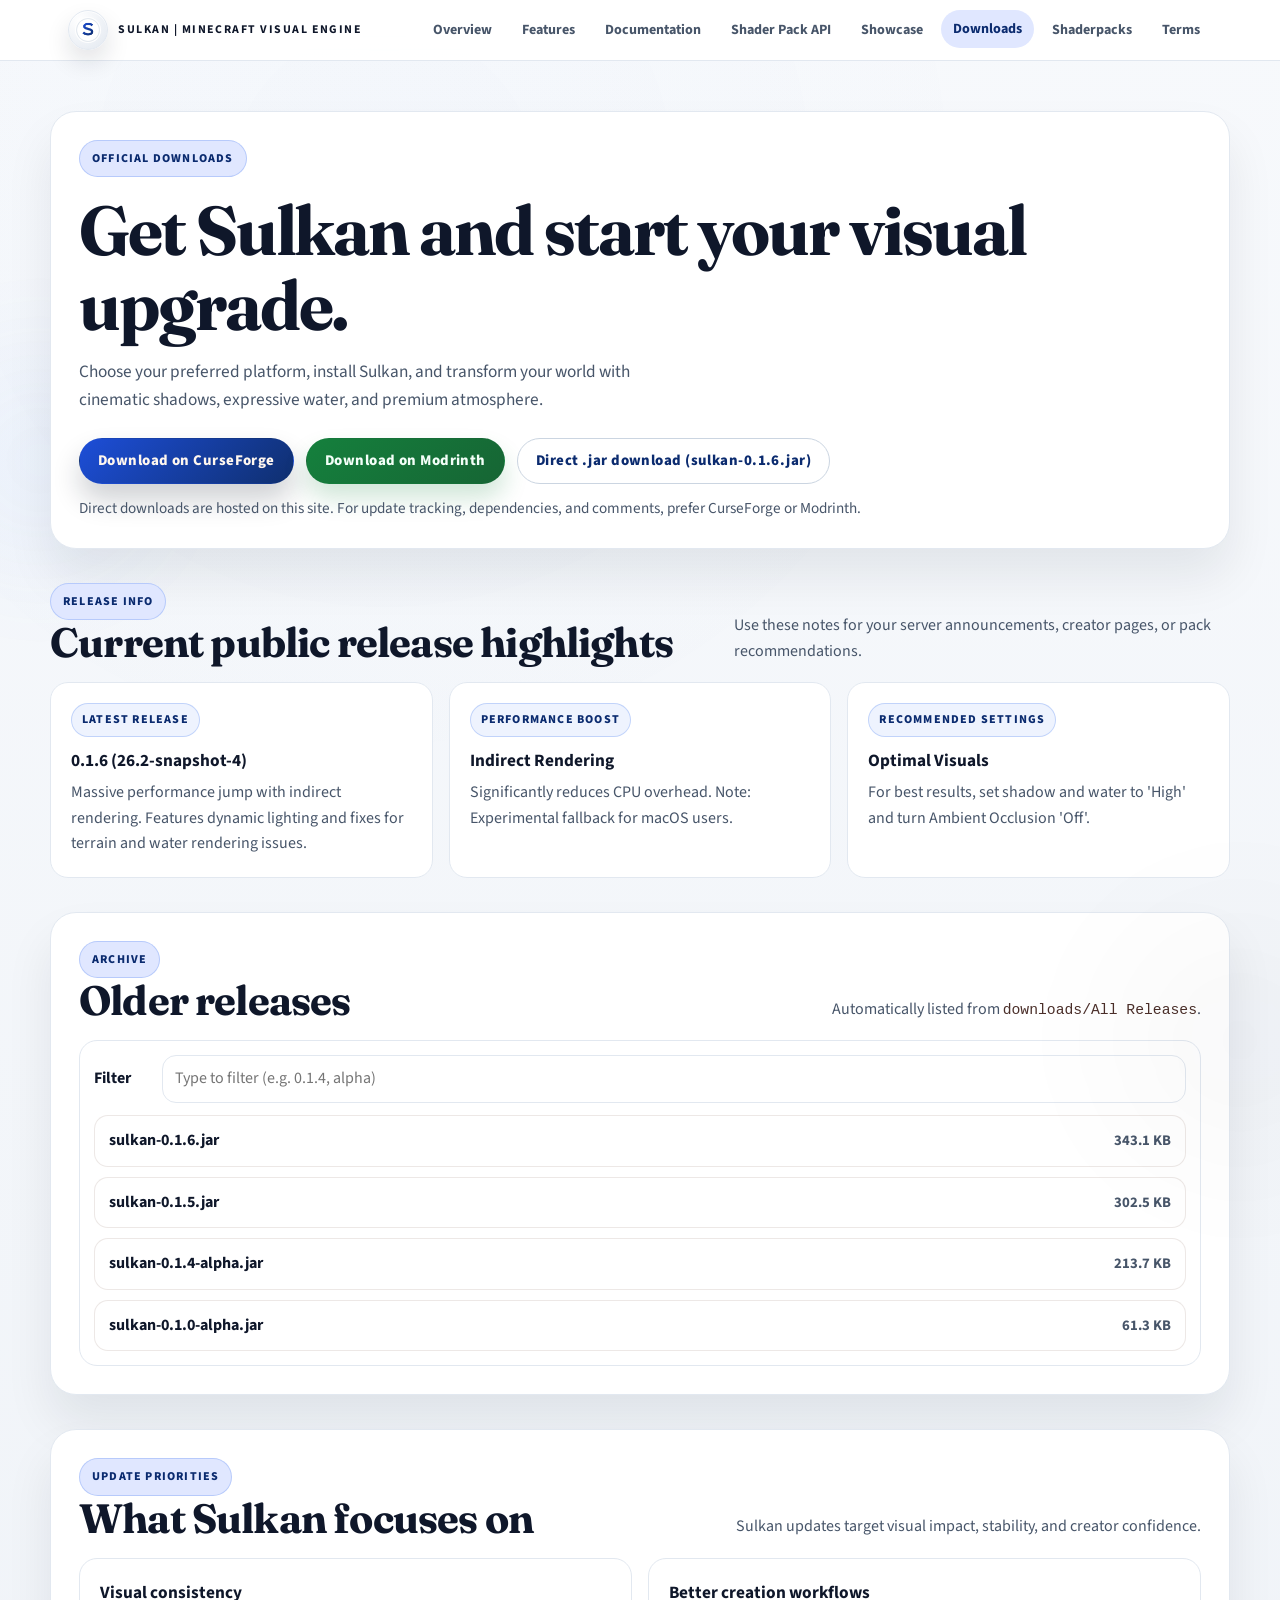
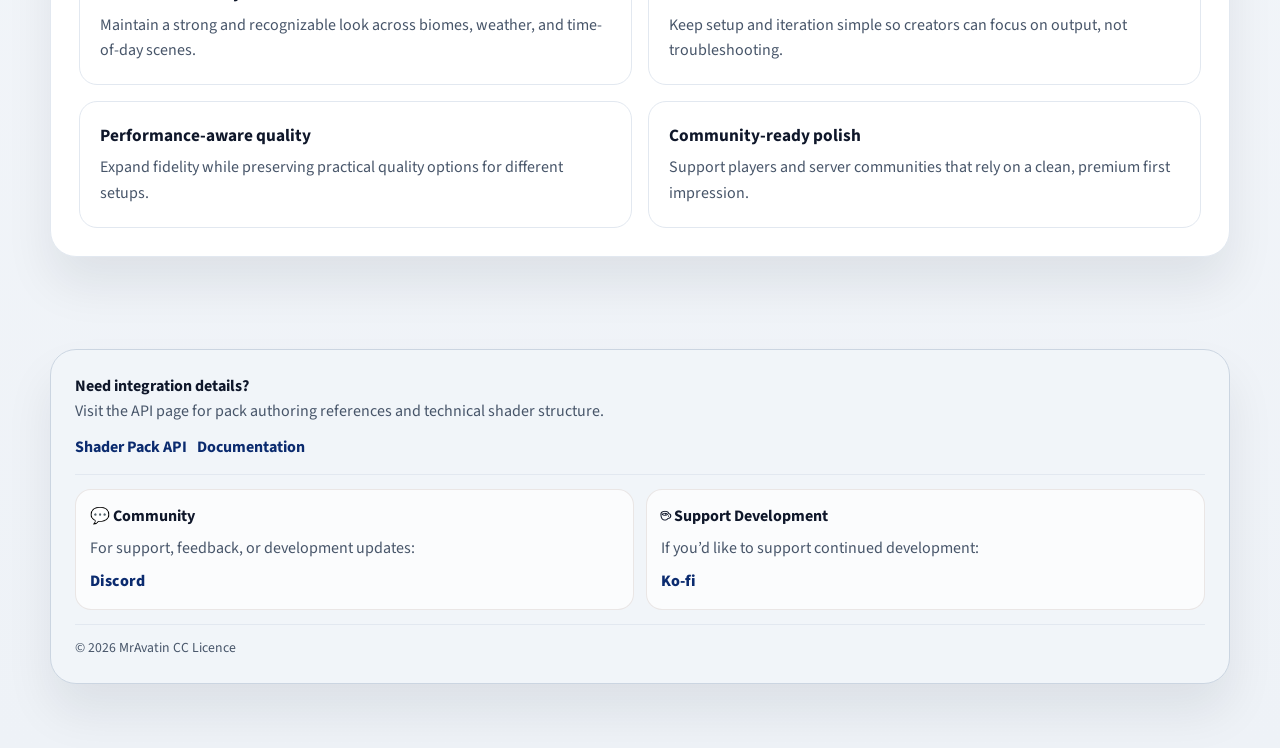
<file: versions.html>
<!doctype html>
<html lang="en">
<head>
    <meta charset="utf-8">
    <meta name="viewport" content="width=device-width, initial-scale=1">
    <title>Sulkan | Download and Release Notes</title>
    <meta name="description" content="Download Sulkan from official channels and see release highlights, compatibility notes, and update priorities.">
    <link rel="stylesheet" href="css/site.css">
</head>
<body data-page="downloads">
    <div class="shell">
        <header class="topbar">
            <div class="topbar-inner">
                <a class="brand" href="index.html">
                    <span class="brand-mark"><img src="logo.webp" alt="Sulkan icon"></span>
                    <span>Sulkan | Minecraft Visual Engine</span>
                </a>
                <button class="hamburger" id="hamburger" aria-label="Open navigation" aria-expanded="false">
                    <span></span><span></span><span></span>
                </button>
                <nav class="nav">
                    <a data-nav="home" href="index.html">Overview</a>
                    <a data-nav="features" href="features.html">Features</a>
                    <a data-nav="docs" href="documentation.html">Documentation</a>
                    <a data-nav="api" href="shaderpack-api.html">Shader Pack API</a>
                    <a data-nav="showcase" href="showcase.html">Showcase</a>
                    <a data-nav="downloads" href="versions.html">Downloads</a>
                    <a data-nav="shaderpacks" href="spdownloads.html">Shaderpacks</a>
                    <a data-nav="terms" href="terms.html">Terms</a>
                </nav>
            </div>
        </header>

        <main class="page">
            <section class="panel reveal">
                <span class="eyebrow">Official Downloads</span>
                <h1>Get Sulkan and start your visual upgrade.</h1>
                <p class="lead">
                    Choose your preferred platform, install Sulkan, and transform your world with cinematic shadows, expressive water, and premium atmosphere.
                </p>
                <div class="button-row">
                    <a class="btn btn-primary" href="https://www.curseforge.com/minecraft/mc-mods/sulkan" target="_blank" rel="noopener noreferrer">Download on CurseForge</a>
                    <a class="btn btn-success" href="https://modrinth.com/mod/sulkan" target="_blank" rel="noopener noreferrer">Download on Modrinth</a>
                    <a class="btn btn-secondary" id="latest-stable-link" href="downloads/Stable/sulkan-0.1.6.jar">Direct .jar download</a>
                </div>
                <p class="hint" style="margin-top: 12px;">
                    Direct downloads are hosted on this site. For update tracking, dependencies, and comments, prefer CurseForge or Modrinth.
                </p>
            </section>

            <section class="section reveal">
                <div class="section-head">
                    <div>
                        <span class="kicker">Release Info</span>
                        <h2>Current public release highlights</h2>
                    </div>
                    <p>Use these notes for your server announcements, creator pages, or pack recommendations.</p>
                </div>
                <div class="version-grid">
                    <article class="version-card">
                        <span class="label">Latest Release</span>
                        <strong>0.1.6 (26.2-snapshot-4)</strong>
                        <p>Massive performance jump with indirect rendering. Features dynamic lighting and fixes for terrain and water rendering issues.</p>
                    </article>
                    <article class="version-card">
                        <span class="label">Performance Boost</span>
                        <strong>Indirect Rendering</strong>
                        <p>Significantly reduces CPU overhead. Note: Experimental fallback for macOS users.</p>
                    </article>
                    <article class="version-card">
                        <span class="label">Recommended Settings</span>
                        <strong>Optimal Visuals</strong>
                        <p>For best results, set shadow and water to 'High' and turn Ambient Occlusion 'Off'.</p>
                    </article>
                </div>
            </section>

            <section class="section panel reveal">
                <div class="section-head">
                    <div>
                        <span class="kicker">Archive</span>
                        <h2>Older releases</h2>
                    </div>
                    <p>Automatically listed from <code>downloads/All Releases</code>.</p>
                </div>
                <div class="download-field">
                    <div class="download-field-head">
                        <label for="all-releases-filter">Filter</label>
                        <input id="all-releases-filter" class="input" type="search" placeholder="Type to filter (e.g. 0.1.4, alpha)" autocomplete="off">
                    </div>
                    <div id="all-releases-list" class="download-list" aria-live="polite">
                      <span class="muted">Loading releases…</span>
                    </div>
                </div>
            </section>

            <section class="section panel reveal">
                <div class="section-head">
                    <div>
                        <span class="kicker">Update Priorities</span>
                        <h2>What Sulkan focuses on</h2>
                    </div>
                    <p>Sulkan updates target visual impact, stability, and creator confidence.</p>
                </div>
                <div class="mini-grid">
                    <article class="mini-card">
                        <strong>Visual consistency</strong>
                        <p>Maintain a strong and recognizable look across biomes, weather, and time-of-day scenes.</p>
                    </article>
                    <article class="mini-card">
                        <strong>Better creation workflows</strong>
                        <p>Keep setup and iteration simple so creators can focus on output, not troubleshooting.</p>
                    </article>
                    <article class="mini-card">
                        <strong>Performance-aware quality</strong>
                        <p>Expand fidelity while preserving practical quality options for different setups.</p>
                    </article>
                    <article class="mini-card">
                        <strong>Community-ready polish</strong>
                        <p>Support players and server communities that rely on a clean, premium first impression.</p>
                    </article>
                </div>
            </section>
        </main>

        <footer class="footer">
            <div class="footer-card">
                <strong>Need integration details?</strong>
                <p>Visit the API page for pack authoring references and technical shader structure.</p>
                <div class="footer-links">
                    <a href="shaderpack-api.html">Shader Pack API</a>
                    <a href="documentation.html">Documentation</a>
                </div>
                <div class="footer-extras">
                    <div class="footer-extra">
                        <strong>💬 Community</strong>
                        <p class="muted">For support, feedback, or development updates:</p>
                        <div class="footer-links" style="margin-top: 8px;">
                            <a href="https://discord.gg/9wXEBAmDNS" target="_blank" rel="noopener noreferrer">Discord</a>
                        </div>
                    </div>
                    <div class="footer-extra">
                        <strong>☕ Support Development</strong>
                        <p class="muted">If you’d like to support continued development:</p>
                        <div class="footer-links" style="margin-top: 8px;">
                            <a href="https://ko-fi.com/mravatin" target="_blank" rel="noopener noreferrer">Ko-fi</a>
                        </div>
                    </div>
                </div>
                <div class="copyright">© 2026 MrAvatin CC Licence</div>
            </div>
        </footer>
    </div>
    <script src="js/site.js"></script>
</body>
</html>
</file>
<file: css/site.css>
@import url("https://fonts.googleapis.com/css2?family=Fraunces:wght@500;600;700&family=Source+Sans+3:wght@400;500;600;700&display=swap");

:root {
  --bg: #f5f7fb;
  --ink: #0f172a;
  --muted: #475569;
  --surface: #ffffff;
  --surface-strong: #f1f5f9;
  --line: #e2e8f0;
  --line-strong: #cbd5e1;
  --accent: #1d4ed8;
  --accent-dark: #0b2b6f;
  --accent-soft: #e0e7ff;
  --success: #15803d;
  --focus: #2563eb;
  --radius-xl: 26px;
  --radius-lg: 18px;
  --radius-md: 12px;
  --radius-sm: 8px;
  --content: 1180px;
  --shadow: 0 28px 48px rgba(15, 23, 42, 0.08);
  --display: "Fraunces", "Georgia", serif;
  --body: "Source Sans 3", "Segoe UI", "Helvetica Neue", sans-serif;
  --mono: "Consolas", "SFMono-Regular", "Menlo", monospace;
}

* {
  box-sizing: border-box;
}

html {
  scroll-behavior: smooth;
}

body {
  margin: 0;
  min-height: 100vh;
  color: var(--ink);
  font-family: var(--body);
  line-height: 1.6;
  background: linear-gradient(180deg, #f7f9fc 0%, #eef2f7 100%);
}

body::before {
  content: "";
  position: fixed;
  inset: 0;
  pointer-events: none;
  opacity: 0.06;
  background-image: radial-gradient(circle at 30% 20%, rgba(59, 130, 246, 0.3), transparent 55%);
}

a {
  color: inherit;
  text-decoration: none;
}

img {
  display: block;
  max-width: 100%;
}

.shell {
  position: relative;
  overflow: hidden;
}

.shell::before,
.shell::after {
  content: "";
  position: absolute;
  pointer-events: none;
  border-radius: 999px;
  filter: blur(30px);
  opacity: 0.36;
}

.shell::before {
  top: 280px;
  left: -140px;
  width: 360px;
  height: 360px;
  background: radial-gradient(circle, rgba(59, 130, 246, 0.16), transparent 72%);
}

.shell::after {
  top: 820px;
  right: -180px;
  width: 440px;
  height: 440px;
  background: radial-gradient(circle, rgba(15, 23, 42, 0.08), transparent 72%);
}

.topbar {
  position: sticky;
  top: 0;
  z-index: 20;
  -webkit-backdrop-filter: blur(12px);
  backdrop-filter: blur(12px);
  background: rgba(255, 255, 255, 0.92);
  border-bottom: 1px solid var(--line);
}

.topbar-inner {
  width: min(var(--content), calc(100% - 32px));
  margin: 0 auto;
  padding: 10px 18px;
  position: relative;
  display: flex;
  align-items: center;
  justify-content: space-between;
  gap: 14px;
}

.brand {
  display: inline-flex;
  align-items: center;
  gap: 10px;
  font-size: 0.74rem;
  letter-spacing: 0.13em;
  text-transform: uppercase;
  font-weight: 700;
}

.brand-mark {
  width: 40px;
  height: 40px;
  border-radius: 50%;
  border: 1px solid var(--line);
  background: radial-gradient(circle at 28% 24%, #ffffff, #e2e8f0);
  box-shadow: inset 0 1px 0 rgba(255, 255, 255, 0.9), 0 12px 24px rgba(15, 23, 42, 0.12);
  display: grid;
  place-items: center;
  padding: 6px;
}

.brand-mark img {
  width: 100%;
  height: 100%;
  object-fit: contain;
  border-radius: 50%;
}

.nav {
  display: flex;
  align-items: center;
  gap: 6px;
}

.nav a {
  padding: 8px 12px;
  border-radius: 999px;
  color: var(--muted);
  font-size: 0.88rem;
  font-weight: 700;
  transition: transform 180ms ease, color 180ms ease, background 180ms ease;
}

.nav a:hover,
.nav a.active {
  color: var(--accent-dark);
  background: var(--accent-soft);
  transform: translateY(-1px);
}

.hamburger {
  display: none;
  width: 42px;
  height: 42px;
  border: 1px solid var(--line);
  border-radius: 12px;
  background: var(--surface-strong);
  cursor: pointer;
  align-items: center;
  justify-content: center;
  padding: 0;
}

.hamburger span {
  position: absolute;
  width: 18px;
  height: 2px;
  background: var(--ink);
  border-radius: 999px;
  transition: transform 180ms ease, opacity 180ms ease;
}

.hamburger span:nth-child(1) {
  transform: translateY(-6px);
}

.hamburger span:nth-child(3) {
  transform: translateY(6px);
}

.hamburger.open span:nth-child(1) {
  transform: rotate(45deg);
}

.hamburger.open span:nth-child(2) {
  opacity: 0;
}

.hamburger.open span:nth-child(3) {
  transform: rotate(-45deg);
}

.page,
.footer {
  width: min(var(--content), calc(100% - 32px));
  margin: 0 auto;
}

.page {
  padding: 50px 0 92px;
}

.hero {
  display: grid;
  grid-template-columns: minmax(0, 1.15fr) minmax(280px, 0.85fr);
  gap: 22px;
  position: relative;
}

.hero::before {
  content: "";
  position: absolute;
  inset: -26px;
  z-index: -1;
  border-radius: 30px;
  background: linear-gradient(140deg, rgba(255, 255, 255, 0.9), rgba(226, 232, 240, 0.45));
  border: 1px solid var(--line);
}

.hero-card,
.hero-rail,
.panel,
.table-card,
.timeline-card {
  border-radius: var(--radius-xl);
  border: 1px solid var(--line);
  background: var(--surface);
  box-shadow: var(--shadow);
  -webkit-backdrop-filter: blur(10px);
  backdrop-filter: blur(10px);
}

.hero-card,
.hero-rail,
.panel,
.table-card,
.timeline-card {
  padding: 28px;
}

.eyebrow,
.label,
.pill,
.kicker {
  display: inline-flex;
  align-items: center;
  gap: 8px;
  font-size: 0.75rem;
  text-transform: uppercase;
  letter-spacing: 0.1em;
  font-weight: 800;
  border-radius: 999px;
}

.eyebrow,
.kicker {
  color: var(--accent-dark);
  background: var(--accent-soft);
  border: 1px solid rgba(37, 99, 235, 0.22);
  padding: 8px 12px;
}

h1,
h2,
h3,
h4 {
  margin: 0;
  color: var(--ink);
  font-family: var(--display);
  line-height: 1.08;
}

h1 {
  margin-top: 16px;
  font-size: clamp(2.7rem, 5.4vw, 4.9rem);
  letter-spacing: -0.03em;
}

h2 {
  font-size: clamp(1.9rem, 3.2vw, 3rem);
  letter-spacing: -0.02em;
}

h3 {
  font-size: clamp(1.4rem, 1.8vw, 1.7rem);
}

p {
  margin: 0;
  color: var(--muted);
}

.lead {
  margin-top: 16px;
  max-width: 62ch;
  font-size: 1.08rem;
}

.hero-actions,
.button-row {
  display: flex;
  flex-wrap: wrap;
  gap: 12px;
  margin-top: 24px;
}

.hero-badges {
  display: flex;
  flex-wrap: wrap;
  gap: 10px;
  margin-top: 18px;
}

.rail-stack {
  display: grid;
  gap: 12px;
}

.hero-rail .stat {
  padding: 16px;
}

.btn {
  min-height: 46px;
  display: inline-flex;
  align-items: center;
  justify-content: center;
  padding: 0 18px;
  border-radius: 999px;
  font-size: 0.93rem;
  font-weight: 800;
  letter-spacing: 0.03em;
  border: 1px solid transparent;
  transition: transform 180ms ease, box-shadow 180ms ease, background 180ms ease;
}

.btn:hover {
  transform: translateY(-2px);
}

.btn-primary {
  color: #fff7ef;
  background: linear-gradient(135deg, #1d4ed8, #0f2f6f);
  box-shadow: 0 16px 28px rgba(15, 23, 42, 0.2);
}

.btn-secondary {
  color: var(--accent-dark);
  background: #ffffff;
  border-color: var(--line-strong);
}

.btn-success {
  color: #f3fff8;
  background: linear-gradient(135deg, #15803d, #166534);
  box-shadow: 0 14px 24px rgba(21, 128, 61, 0.2);
}

.section {
  margin-top: 34px;
}

.section-head {
  display: flex;
  align-items: end;
  justify-content: space-between;
  gap: 18px;
  margin-bottom: 18px;
}

.section-head p {
  max-width: 62ch;
}

.stat-grid,
.card-grid,
.mini-grid,
.doc-grid,
.api-grid,
.version-grid,
.spec-grid,
.timeline {
  display: grid;
  gap: 16px;
}

.stat-grid,
.version-grid,
.card-grid {
  grid-template-columns: repeat(3, minmax(0, 1fr));
}

.mini-grid,
.doc-grid,
.api-grid {
  grid-template-columns: repeat(2, minmax(0, 1fr));
}

.spec-grid {
  grid-template-columns: repeat(4, minmax(0, 1fr));
}

.stat,
.feature-card,
.mini-card,
.spec-card,
.version-card,
.doc-card,
.api-card,
.quote-card {
  border: 1px solid var(--line);
  border-radius: var(--radius-lg);
  background: #ffffff;
  padding: 20px;
}

.stat strong,
.feature-card strong,
.mini-card strong,
.spec-card strong,
.version-card strong,
.doc-card strong,
.api-card strong,
.quote-card strong {
  display: block;
  color: var(--ink);
  font-size: 1.08rem;
  margin-bottom: 6px;
}

.pack-media {
  position: relative;
  width: 92px;
  height: 92px;
  border-radius: 18px;
  border: 1px solid var(--line);
  background: #ffffff;
  display: grid;
  place-items: center;
  overflow: hidden;
  margin-bottom: 12px;
}

.pack-media img {
  width: 100%;
  height: 100%;
  object-fit: cover;
}

.pack-badge {
  position: absolute;
  right: 8px;
  bottom: 8px;
  width: 26px;
  height: 26px;
  border-radius: 10px;
  border: 1px solid rgba(120, 76, 65, 0.18);
  background: rgba(255, 255, 255, 0.92);
  box-shadow: 0 10px 18px rgba(15, 23, 42, 0.12);
  display: grid;
  place-items: center;
  padding: 4px;
}

.pack-badge img {
  width: 100%;
  height: 100%;
  object-fit: contain;
}

.pack-media-lg {
  width: 180px;
  height: 180px;
  border-radius: 22px;
}

.pack-badge-lg {
  width: 44px;
  height: 44px;
  border-radius: 14px;
  padding: 7px;
}

.pack-badge-lg img {
  width: 100%;
  height: 100%;
}

.label,
.pill {
  color: var(--accent-dark);
  border: 1px solid rgba(37, 99, 235, 0.22);
  background: rgba(37, 99, 235, 0.08);
  padding: 6px 10px;
}

.label {
  margin-bottom: 10px;
}

.pill-hot {
  color: #ffffff;
  background: linear-gradient(135deg, #1d4ed8, #0f2f6f);
  border-color: transparent;
}

.list {
  margin: 14px 0 0;
  padding-left: 20px;
  color: var(--muted);
}

.list li + li {
  margin-top: 7px;
}

.muted {
  color: var(--muted);
}

.hint {
  color: var(--muted);
  font-size: 0.95rem;
}

.input {
  width: 100%;
  border: 1px solid var(--line);
  background: #ffffff;
  border-radius: 14px;
  padding: 10px 12px;
  font: inherit;
  color: var(--ink);
  outline: none;
  transition: border-color 160ms ease, box-shadow 160ms ease;
}

.input:focus {
  border-color: rgba(37, 99, 235, 0.5);
  box-shadow: 0 0 0 4px rgba(37, 99, 235, 0.12);
}

.download-field {
  border: 1px solid var(--line);
  border-radius: var(--radius-lg);
  background: rgba(255, 255, 255, 0.7);
  padding: 14px;
}

.download-field-head {
  display: flex;
  align-items: center;
  gap: 12px;
  margin-bottom: 12px;
}

.download-field-head label {
  font-weight: 700;
  color: var(--ink);
  min-width: 56px;
}

.download-list {
  display: grid;
  gap: 10px;
}

.download-item {
  display: flex;
  align-items: center;
  justify-content: space-between;
  gap: 14px;
  padding: 12px 14px;
  border-radius: 14px;
  border: 1px solid rgba(120, 76, 65, 0.13);
  background: #ffffff;
  color: var(--ink);
  font-weight: 700;
}

.download-item:hover {
  border-color: rgba(37, 99, 235, 0.35);
  background: rgba(37, 99, 235, 0.04);
}

.download-meta {
  color: var(--muted);
  font-weight: 700;
  font-size: 0.92rem;
  white-space: nowrap;
}

.showcase-grid {
  grid-template-columns: repeat(auto-fit, minmax(280px, 1fr));
  gap: 18px;
}

.showcase-card {
  padding: 0;
  overflow: hidden;
  background: radial-gradient(circle at 18% 22%, rgba(255, 255, 255, 0.95), rgba(226, 232, 240, 0.55));
}

.showcase-link {
  display: block;
}

.showcase-img {
  width: 100%;
  height: auto;
  display: block;
  aspect-ratio: 16 / 9;
  object-fit: cover;
  background: #0b1220;
}

.showcase-link:focus-visible {
  outline: none;
  box-shadow: 0 0 0 4px rgba(37, 99, 235, 0.18);
}

.table-card {
  overflow-x: auto;
}

table {
  width: 100%;
  border-collapse: collapse;
}

th,
td {
  text-align: left;
  padding: 14px;
  border-bottom: 1px solid rgba(120, 76, 65, 0.13);
  vertical-align: top;
}

th {
  color: var(--ink);
  font-size: 0.92rem;
}

td {
  color: var(--muted);
}

tr:last-child td {
  border-bottom: 0;
}

code,
.mono {
  font-family: var(--mono);
  font-size: 0.92em;
  color: #4b2f2a;
}

.code-block {
  margin-top: 14px;
  border-radius: var(--radius-md);
  border: 1px solid var(--line);
  background: rgba(255, 253, 249, 0.9);
  padding: 16px;
  overflow: auto;
}

.code-block code {
  white-space: pre;
}

.footer {
  padding: 0 0 64px;
}

.footer-card {
  border-radius: var(--radius-xl);
  border: 1px solid var(--line-strong);
  background: var(--surface-strong);
  box-shadow: var(--shadow);
  padding: 24px;
}

.footer-links {
  display: flex;
  flex-wrap: wrap;
  gap: 10px;
  margin-top: 10px;
}

.footer-links a {
  color: var(--accent-dark);
  font-weight: 700;
}

.footer-extras {
  display: grid;
  grid-template-columns: repeat(2, minmax(0, 1fr));
  gap: 12px;
  margin-top: 14px;
  padding-top: 14px;
  border-top: 1px solid var(--line);
}

.footer-extra {
  border: 1px solid rgba(120, 76, 65, 0.13);
  border-radius: 16px;
  background: rgba(255, 255, 255, 0.7);
  padding: 14px;
}

.footer-extra strong {
  display: block;
  color: var(--ink);
  margin-bottom: 6px;
}

.footer-extra a {
  color: var(--accent-dark);
  font-weight: 800;
}

.copyright {
  margin-top: 14px;
  padding-top: 12px;
  border-top: 1px solid var(--line);
  font-size: 0.86rem;
  color: var(--muted);
}

.reveal {
  opacity: 0;
  transform: translateY(22px);
  transition: opacity 650ms ease, transform 650ms ease;
}

.reveal.in-view {
  opacity: 1;
  transform: translateY(0);
}

.float-card {
  animation: floatCard 6s ease-in-out infinite;
}

@keyframes floatCard {
  0%,
  100% {
    transform: translateY(0);
  }

  50% {
    transform: translateY(-7px);
  }
}

@media (max-width: 1080px) {
  .hero,
  .card-grid,
  .stat-grid,
  .spec-grid,
  .version-grid {
    grid-template-columns: repeat(2, minmax(0, 1fr));
  }
}

@media (max-width: 760px) {
  .topbar-inner {
    padding-inline: 12px;
    gap: 12px;
  }

  .brand {
    flex: 1;
    min-width: 0;
  }

  .brand span:last-child {
    white-space: nowrap;
    overflow: hidden;
    text-overflow: ellipsis;
  }

  .hamburger {
    display: inline-flex;
    position: relative;
    z-index: 2;
    flex-shrink: 0;
  }

  .nav {
    position: absolute;
    top: calc(100% + 6px);
    left: 12px;
    right: 12px;
    z-index: 1;
    display: grid;
    background: var(--surface-strong);
    border: 1px solid var(--line-strong);
    border-radius: 16px;
    box-shadow: var(--shadow);
    padding: 8px;
    gap: 6px;
  }

  .nav.hidden {
    display: none;
  }

  .nav a {
    width: 100%;
    text-align: center;
  }

  .page {
    padding-top: 28px;
  }

  .hero,
  .section-head,
  .card-grid,
  .stat-grid,
  .mini-grid,
  .doc-grid,
  .api-grid,
  .version-grid,
  .spec-grid {
    grid-template-columns: 1fr;
    align-items: flex-start;
  }

  .hero-card,
  .hero-rail,
  .panel,
  .table-card,
  .timeline-card {
    padding: 22px;
  }

  h1 {
    font-size: clamp(2.4rem, 13vw, 3.8rem);
  }
}
</file>
